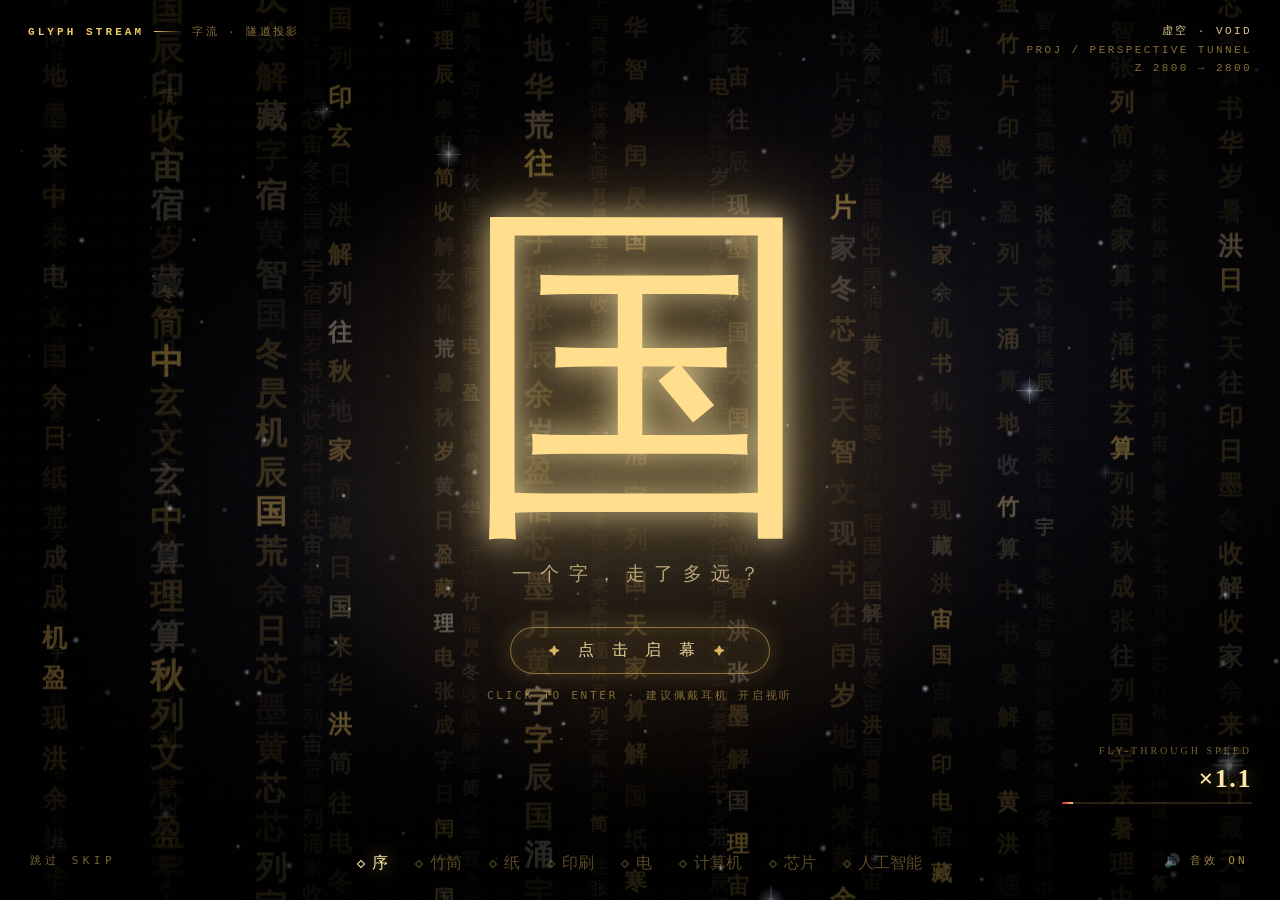
<file: index.html>
<!doctype html>
<html lang="zh-CN">
<head>
<meta charset="utf-8">
<meta name="viewport" content="width=device-width,initial-scale=1,viewport-fit=cover,maximum-scale=1,user-scalable=no">
<title>一字千年 · 进入</title>
<link rel="prefetch" href="audio/bgm_museum.m4a" />
<link rel="prefetch" href="audio/bgm_museum.mp3" />
<script src="js/opening_audio_data.js"></script>
<style>
:root{
  --bg:#000000;
  --ivory:#f2dfa6;
  --gold:#f0c869;
  --gold-b:#ffe9a8;
  --gold-d:#a9772a;
  --red:#d0213a;
  --red-d:#8f0f22;
}
*{box-sizing:border-box;-webkit-tap-highlight-color:transparent}
html,body{
  margin:0;height:100%;background:var(--bg);overflow:hidden;
  font-family:-apple-system,BlinkMacSystemFont,"Noto Serif SC","Source Han Serif SC","Songti SC","STSong","SimSun","Microsoft YaHei","PingFang SC",serif;
  color:var(--ivory);
  user-select:none;-webkit-user-select:none;
}
#stage{position:fixed;top:0;right:0;bottom:0;left:0;inset:0;overflow:hidden;background:#000;}
canvas{position:absolute;top:0;right:0;bottom:0;left:0;inset:0;width:100%;height:100%;display:block;transform:translateZ(0);}

/* ---------- atmosphere (GPU Compositor 纯硬件加速，消除逐帧重绘 Paint) ---------- */
.vignette{position:absolute;top:-2px;right:-2px;bottom:-2px;left:-2px;inset:-2px;pointer-events:none;
  background:radial-gradient(ellipse at center, rgba(0,0,0,0) 44%, rgba(0,0,0,.40) 78%, rgba(0,0,0,.85) 100%);
  transform:translateZ(0);}
.scan{position:absolute;top:-60px;right:0;bottom:0;left:0;pointer-events:none;opacity:.18;
  background:repeating-linear-gradient(to bottom, rgba(255,255,255,.05) 0 1px, rgba(0,0,0,0) 1px 3px);
  animation:scanmove 7s linear infinite;transform:translate3d(0,0,0);will-change:transform;}
@keyframes scanmove{0%{transform:translate3d(0,0,0)}100%{transform:translate3d(0,60px,0)}}
.grain{position:absolute;top:0;right:0;bottom:0;left:0;inset:0;pointer-events:none;opacity:.04;
  background-image:radial-gradient(rgba(255,255,255,.9) .5px, transparent .6px);
  background-size:3px 3px;transform:translateZ(0);}

/* ---------- HUD ---------- */
.hud{position:absolute;top:0;right:0;bottom:0;left:0;inset:0;pointer-events:none;z-index:6;
  font-family:ui-monospace,"SFMono-Regular",Menlo,Consolas,"Liberation Mono",Courier,monospace;
  font-size:11px;letter-spacing:.22em;color:rgba(240,200,105,.55);text-transform:uppercase}
.hud .tl{position:absolute;top:24px;left:28px;display:flex;align-items:center;gap:10px}
.hud .tl b{color:var(--gold);font-weight:600;letter-spacing:.28em}
.hud .tl i{width:28px;height:1px;background:linear-gradient(90deg,var(--gold),transparent);display:inline-block}
.hud .tr{position:absolute;top:22px;right:28px;text-align:right;line-height:1.7}
.hud .tr .era{color:rgba(255,233,168,.85)}

.spd{position:absolute;right:28px;bottom:96px;text-align:right;width:190px}
.spd .num{font-size:26px;letter-spacing:.06em;color:var(--gold-b);
  font-weight:600;text-shadow:0 0 18px rgba(240,200,105,.45)}
.spd .lab{font-size:10px;letter-spacing:.3em;color:rgba(240,200,105,.5);margin-bottom:8px}
.spd .track{margin-top:8px;height:2px;background:rgba(240,200,105,.16);overflow:hidden}
.spd .track s{display:block;height:100%;width:100%;text-decoration:none;
  background:linear-gradient(90deg,var(--red),var(--gold));box-shadow:0 0 12px rgba(240,200,105,.6);
  transform-origin:left center;transform:scaleX(0);will-change:transform}

.tlbar{position:absolute;left:0;right:0;bottom:26px;display:flex;justify-content:center;gap:0;padding:0 20px}
.tlbar .node{flex:0 1 auto;display:flex;align-items:center;gap:8px;padding:0 14px;
  color:rgba(240,200,105,.36);transition:color .45s ease,text-shadow .45s ease;white-space:nowrap}
.tlbar .node s{display:block;width:6px;height:6px;border:1px solid currentColor;transform:rotate(45deg);text-decoration:none}
.tlbar .node.on{color:var(--gold-b);text-shadow:0 0 16px rgba(240,200,105,.65)}

/* ---------- intro central glyph (剔除耗电卡顿的动态 filter:blur) ---------- */
.core{position:absolute;top:0;right:0;bottom:0;left:0;inset:0;display:flex;flex-direction:column;align-items:center;justify-content:center;
  z-index:15;pointer-events:none;transition:opacity .8s ease}
.core::before{content:"";position:absolute;top:50%;left:50%;transform:translate(-50%,-50%);
  width:min(80vw,780px);height:min(80vw,780px);border-radius:50%;pointer-events:none;
  background:radial-gradient(circle, rgba(240,200,105,.20) 0%, rgba(214,140,50,.08) 42%, rgba(0,0,0,0) 68%)}
.core.gone{opacity:0;display:none;pointer-events:none}
.core .glyph{position:relative;font-size:clamp(130px,28vw,360px);line-height:1;color:#ffdf8e;
  text-shadow:0 0 30px rgba(255,233,168,.75),0 0 80px rgba(240,200,105,.5);
  animation:breathe 3.4s ease-in-out infinite;transform:translateZ(0);}
@keyframes breathe{0%,100%{transform:scale(1);opacity:.86}50%{transform:scale(1.045);opacity:1}}
.core .q{margin-top:6px;font-size:clamp(13px,2.4vw,19px);letter-spacing:.5em;color:rgba(255,233,168,.72);
  opacity:0;animation:fadeup 1.6s 1s both}
@keyframes fadeup{from{opacity:0;transform:translateY(14px)}to{opacity:.9;transform:none}}

/* ---------- flying captions ---------- */
.cap{position:absolute;left:50%;top:50%;z-index:7;pointer-events:none;text-align:center;
  transform-origin:50% 50%;will-change:transform,opacity;white-space:nowrap}
.cap .lbl{font-size:clamp(40px,9vw,120px);letter-spacing:.16em;color:var(--ivory);
  font-weight:600;line-height:1;text-shadow:0 0 28px rgba(240,200,105,.5)}
.cap .era{margin-top:12px;font-family:ui-monospace,Menlo,monospace;font-size:clamp(11px,1.7vw,15px);
  letter-spacing:.42em;color:var(--gold)}

/* ---------- final title ---------- */
.final{display:none;position:absolute;top:0;right:0;bottom:0;left:0;inset:0;z-index:8;flex-direction:column;
  align-items:center;justify-content:center;opacity:0;pointer-events:none;transition:opacity 1s ease}
.final::before{content:"";position:absolute;top:0;right:0;bottom:0;left:0;inset:0;opacity:0;transition:opacity 1.1s ease;
  background:radial-gradient(ellipse 62% 58% at 50% 50%, rgba(0,0,0,.82) 0%, rgba(0,0,0,.6) 46%, rgba(0,0,0,0) 76%)}
.final.show{display:flex;opacity:1;pointer-events:auto}
.final.show::before{opacity:1}
.final>*{position:relative;z-index:1}
.final .mark{position:relative;display:inline-block}
.final h1{margin:0;font-size:clamp(58px,15vw,200px);letter-spacing:.1em;font-weight:700;
  background:linear-gradient(180deg,#fff8e2 0%,var(--gold) 44%,var(--gold-d) 100%);
  -webkit-background-clip:text;background-clip:text;color:transparent;
  filter:drop-shadow(0 0 36px rgba(240,200,105,.4));
  transform-origin:50% 50%;animation:punch 1.3s cubic-bezier(.16,1,.3,1) both}
@keyframes punch{0%{transform:scale(1.9);opacity:0}60%{opacity:1}100%{transform:scale(1);opacity:1}}
.seal{position:absolute;top:-.1em;right:-.38em;width:.6em;height:.6em;background:var(--red);
  border:2px solid rgba(255,255,255,.55);border-radius:6px;display:flex;align-items:center;justify-content:center;
  font-size:clamp(52px,13vw,175px);color:#ffe9a8;transform:rotate(-8deg);opacity:0;
  box-shadow:0 0 32px rgba(208,33,58,.6);animation:stamp .7s .75s cubic-bezier(.2,1.5,.4,1) both}
@keyframes stamp{0%{opacity:0;transform:rotate(-30deg) scale(2.4)}70%{opacity:1}100%{opacity:.94;transform:rotate(-8deg) scale(1)}}
.final .sub{margin:26px 0 0;font-size:clamp(13px,2.3vw,20px);letter-spacing:.24em;color:rgba(255,233,168,.85);
  opacity:0;animation:fadeup 1.1s 1.05s both}
.final .enter{margin-top:42px;pointer-events:none;cursor:pointer;background:transparent;
  color:var(--gold-b);border:1px solid rgba(240,200,105,.55);border-radius:2px;
  padding:15px 46px;font-family:inherit;font-size:clamp(14px,2vw,17px);letter-spacing:.42em;
  position:relative;overflow:hidden;opacity:0;animation:fadeup 1.1s 1.4s both;
  touch-action:manipulation;
  transition:color .35s,box-shadow .35s,background .35s,border-color .35s}
.final.show .enter{pointer-events:auto}
.final .enter::before{content:"";position:absolute;top:0;right:0;bottom:0;left:0;inset:0;background:linear-gradient(90deg,transparent,rgba(240,200,105,.28),transparent);
  transform:translateX(-120%);animation:sheen 3.4s 2.2s infinite}
@keyframes sheen{0%{transform:translateX(-120%)}45%,100%{transform:translateX(120%)}}
.final .enter:hover{background:rgba(240,200,105,.1);color:#fff;box-shadow:0 0 40px rgba(240,200,105,.35);border-color:var(--gold)}
.final .hint{margin-top:18px;font-family:ui-monospace,Menlo,monospace;font-size:10px;letter-spacing:.42em;
  color:rgba(240,200,105,.5);opacity:0;animation:fadeup 1.1s 1.8s both}

/* ---------- flash ---------- */
.flash{position:absolute;top:0;right:0;bottom:0;left:0;inset:0;z-index:9;pointer-events:none;opacity:0;
  background:radial-gradient(circle at 50% 50%, #fff 0%, #ffe9a8 26%, rgba(240,200,105,0) 68%)}
.flash.go{animation:flash 1s ease-out both}
@keyframes flash{0%{opacity:0;transform:scale(.2)}12%{opacity:1;transform:scale(1.1)}100%{opacity:0;transform:scale(2.2)}}

/* ---------- misc ---------- */
.skip{position:absolute;z-index:10;bottom:26px;left:28px;background:none;border:0;cursor:pointer;
  font-family:ui-monospace,Menlo,monospace;font-size:11px;letter-spacing:.4em;color:rgba(240,200,105,.5);
  padding:6px 2px;transition:color .3s;touch-action:manipulation}
.skip:hover{color:var(--gold)}
.snd-btn{position:absolute;z-index:10;bottom:26px;right:28px;background:none;border:0;cursor:pointer;
  font-family:ui-monospace,Menlo,monospace;font-size:11px;letter-spacing:.3em;color:rgba(240,200,105,.65);
  padding:6px 4px;transition:all .3s ease;touch-action:manipulation;display:flex;align-items:center;gap:6px}
.snd-btn:hover{color:var(--gold-b);text-shadow:0 0 10px rgba(240,200,105,.5)}
.snd-btn.muted{color:rgba(240,200,105,.35)}
.snd-btn .icon{font-size:13px;line-height:1}
.barlove{position:absolute;top:0;left:0;height:2px;z-index:11;width:100%;
  background:linear-gradient(90deg,var(--red),var(--gold));box-shadow:0 0 14px rgba(240,200,105,.6);
  transform-origin:left center;transform:scaleX(0);will-change:transform}

@media (max-width:640px){
  .hud .tr{display:none}
  .tlbar{gap:0;padding:0 8px;font-size:9px;letter-spacing:.12em}
  .tlbar .node{padding:0 7px}
  .spd{right:16px;bottom:82px;width:150px}
  .spd .num{font-size:20px}
  .hud .tl{left:16px;top:18px}
  .skip{left:16px;bottom:20px}
  .snd-btn{right:16px;bottom:20px;font-size:10px;letter-spacing:.18em}
  .core .glyph{text-shadow:0 0 22px rgba(255,233,168,.65),0 0 45px rgba(240,200,105,.4);}
  .cap .lbl{text-shadow:0 0 20px rgba(240,200,105,.45);}
  .gate-btn{padding: 10px 28px; font-size: 12px; letter-spacing: .32em}
  .gate-sub{font-size: 8.5px; letter-spacing: .16em}
}

/* ---------- 启幕交互引导（Awwwards 级视听解锁设计） ---------- */
.gate-action{
  margin-top: clamp(24px, 4.5vh, 42px);
  display: flex;
  flex-direction: column;
  align-items: center;
  justify-content: center;
  pointer-events: auto;
  transition: opacity .5s ease, transform .5s cubic-bezier(.16,1,.3,1);
  animation: fadeup 1.2s 0.6s both;
}
.gate-action.gone{
  opacity: 0;
  transform: scale(0.92);
  pointer-events: none;
}
.gate-btn{
  background: rgba(240, 200, 105, 0.08);
  border: 1px solid rgba(240, 200, 105, 0.55);
  color: var(--gold-b);
  border-radius: 40px;
  padding: 12px 38px;
  font-family: inherit;
  font-size: clamp(13px, 1.8vw, 16px);
  letter-spacing: .42em;
  display: flex;
  align-items: center;
  gap: 12px;
  cursor: pointer;
  position: relative;
  overflow: hidden;
  box-shadow: 0 0 26px rgba(240, 200, 105, 0.22), inset 0 0 14px rgba(240, 200, 105, 0.09);
  transition: all .35s ease;
  touch-action: manipulation;
}
.gate-btn::before{
  content: "";
  position: absolute;
  top: 0; right: 0; bottom: 0; left: 0;
  background: linear-gradient(90deg, transparent, rgba(240, 200, 105, 0.32), transparent);
  transform: translateX(-120%);
  animation: sheen 3.2s 1.5s infinite;
}
.gate-btn:hover{
  background: rgba(240, 200, 105, 0.18);
  color: #fff;
  border-color: var(--gold);
  box-shadow: 0 0 42px rgba(240, 200, 105, 0.5);
  transform: scale(1.03);
}
.gate-btn:active{
  transform: scale(0.96);
}
.gate-star{
  color: var(--gold);
  font-size: 11px;
}
.gate-sub{
  margin-top: 14px;
  font-family: ui-monospace, Menlo, monospace;
  font-size: clamp(9px, 1.3vw, 11px);
  letter-spacing: .25em;
  color: rgba(240, 200, 105, 0.55);
  text-transform: uppercase;
}
</style>
</head>
<body>
<div id="stage">
  <!-- 单一高性能 Canvas 架构：彻底消除双 Canvas 叠加的手机 GPU 显存带宽与混合瓶颈 -->
  <canvas id="stageCvs"></canvas>
  <div class="scan"></div>
  <div class="grain"></div>
  <div class="vignette"></div>

  <!-- HUD -->
  <div class="hud">
    <div class="tl"><b>GLYPH&nbsp;STREAM</b><i></i><span>字流 · 隧道投影</span></div>
    <div class="tr">
      <div class="era" id="hudEra">虚空 · VOID</div>
      <div>PROJ / PERSPECTIVE TUNNEL</div>
      <div id="hudZ">Z 2800 → 0000</div>
    </div>
  </div>

  <div class="spd">
    <div class="lab">FLY-THROUGH SPEED</div>
    <div class="num" id="spdNum">×1.0</div>
    <div class="track"><s id="spdBar"></s></div>
  </div>

  <nav class="tlbar" id="tlbar"></nav>

  <!-- intro gate: 东方美学启幕引导 -->
  <div class="core" id="core">
    <div class="glyph">国</div>
    <div class="q">一个字，走了多远？</div>
    <div class="gate-action" id="gateAction">
      <button class="gate-btn" id="gateBtn" type="button" aria-label="点击启幕开启体验">
        <span class="gate-star">✦</span>
        <span class="gate-txt">点 击 启 幕</span>
        <span class="gate-star">✦</span>
      </button>
      <div class="gate-sub">CLICK TO ENTER · 建议佩戴耳机 开启视听</div>
    </div>
  </div>

  <!-- final title -->
  <div class="final" id="final">
    <div class="mark">
      <h1>一字千年</h1>
      <div class="seal">国</div>
    </div>
    <p class="sub">从竹简到芯片，中国人的信息之路仍在继续。</p>
    <button class="enter" id="enter">进&nbsp;入</button>
    <div class="hint">ENTER · 点击任意处开始</div>
  </div>

  <div class="flash" id="flash"></div>
  <div class="barlove" id="barlove"></div>
  <button class="skip" id="skip">跳过 SKIP</button>
  <button class="snd-btn" id="sndBtn" type="button" title="点击切换音效状态">
    <span class="icon">🔊</span><span class="txt">音效 ON</span>
  </button>
  <audio id="openingAudio" preload="auto">
    <source src="audio/opening_ocean_192k.mp3" type="audio/mpeg" />
  </audio>
</div>

<script>
(function(){
  "use strict";

  // 规范化 URL：自动去除地址栏末尾的 index.html，严格保持纯净根域名
  if (window.location.pathname.endsWith('/index.html') || window.location.pathname.endsWith('index.html')) {
    const cleanPath = window.location.pathname.replace(/\/index\.html$/, '/').replace(/index\.html$/, '');
    window.history.replaceState(null, '', cleanPath + window.location.search + window.location.hash);
  }

  const cvs = document.getElementById('stageCvs');
  const ctx = cvs.getContext('2d', {alpha:false}); // 关闭 alpha 提升底层合成性能

  let W=0, H=0, CX=0, CY=0, DPR=1, FOCAL=1000;
  let aspect = 1.0;
  let isMobile = false;

  /* ---------- chapters pulled from the page ---------- */
  const CHAPTERS = [
    {idx:'01', label:'竹简',   era:'公元前 433 年 · 曾侯乙墓竹简', glyphs:'竹简或國册', theme:[240,200,105], pr:0.90},
    {idx:'02', label:'纸',     era:'公元 105 年 · 蔡伦造纸',      glyphs:'纸蔡伦轻帛', theme:[246,236,210], pr:1.00},
    {idx:'03', label:'印刷',   era:'公元 1041 年 · 毕昇活字',      glyphs:'印活字模刷', theme:[236,196,120], pr:1.12},
    {idx:'04', label:'电',     era:'19 世纪 70 年代 · 电报入华',   glyphs:'电码脉冲波', theme:[110,214,255], pr:1.26},
    {idx:'05', label:'计算机', era:'1980 年 · GB2312 编码',        glyphs:'0101机算编', theme:[130,235,190], pr:1.42},
    {idx:'06', label:'芯片',   era:'纳米尺度 · 硅基张量',          glyphs:'芯硅片晶体', theme:[120,180,255], pr:1.60},
    {idx:'07', label:'人工智能',era:'此刻 · 理解与涌现',            glyphs:'智涌现理解', theme:[205,140,255], pr:1.80}
  ];

  const CORE_GLYPHS = '國国一千年文字家中华';
  const BIN = '01';

  // 全金调色板
  const GOLD = [
    [255,233,168],
    [240,200,105],
    [217,164,65],
    [198,146,54]
  ];

  /* ---------- 离屏烘焙贴图系统 (Glyph Texture Cache) ---------- */
  const glyphCache = new Map();

  function getGlyphSprite(ch, colorIdx, dpr){
    const key = ch + '_' + colorIdx;
    let sprite = glyphCache.get(key);
    if(sprite) return sprite;

    const baseSize = 80;
    const pad = 20;
    const fullSize = baseSize + pad * 2;
    const off = document.createElement('canvas');
    off.width = Math.round(fullSize * dpr);
    off.height = Math.round(fullSize * dpr);
    const og = off.getContext('2d');
    og.setTransform(dpr, 0, 0, dpr, 0, 0);

    const cx = fullSize / 2;
    const cy = fullSize / 2;
    const g = GOLD[colorIdx] || GOLD[1];
    const colorStr = 'rgb(' + g[0] + ',' + g[1] + ',' + g[2] + ')';

    // 1. 底层大号柔光层：模拟辉光晕染，零实时高斯模糊开销
    og.font = '700 ' + Math.round(baseSize * 1.07) + 'px -apple-system,"Noto Serif SC","Source Han Serif SC","Songti SC","STSong","SimSun",serif';
    og.textAlign = 'center';
    og.textBaseline = 'middle';
    og.fillStyle = 'rgba(240,200,105,0.22)';
    og.fillText(ch, cx, cy);

    // 2. 中层微光层
    og.font = '700 ' + Math.round(baseSize * 1.02) + 'px -apple-system,"Noto Serif SC","Source Han Serif SC","Songti SC","STSong","SimSun",serif';
    og.fillStyle = 'rgba(255,233,168,0.36)';
    og.fillText(ch, cx, cy);

    // 3. 顶层实体字
    og.font = '700 ' + baseSize + 'px -apple-system,"Noto Serif SC","Source Han Serif SC","Songti SC","STSong","SimSun",serif';
    og.fillStyle = colorStr;
    og.fillText(ch, cx, cy);

    sprite = {
      canvas: off,
      fullSize: fullSize,
      half: fullSize / 2,
      baseSize: baseSize
    };
    glyphCache.set(key, sprite);
    return sprite;
  }

  /* ---------- 背景精灵图 (Sprite) 烘焙系统 ---------- */
  let nebulaSprite = null;
  function getNebulaSprite(){
    if(nebulaSprite) return nebulaSprite;
    const size = 192;
    const c = document.createElement('canvas');
    c.width = size; c.height = size;
    const g = c.getContext('2d');
    const h = size / 2;
    const rg = g.createRadialGradient(h, h, 0, h, h, h);
    rg.addColorStop(0,   'rgba(150,178,255,0.06)');
    rg.addColorStop(0.45,'rgba(190,168,255,0.024)');
    rg.addColorStop(1,   'rgba(0,0,0,0)');
    g.fillStyle = rg;
    g.beginPath();
    g.arc(h, h, h, 0, Math.PI * 2);
    g.fill();
    nebulaSprite = c;
    return c;
  }

  let starSprite = null;
  function getStarSprite(){
    if(starSprite) return starSprite;
    const size = 48;
    const c = document.createElement('canvas');
    c.width = size; c.height = size;
    const g = c.getContext('2d');
    const h = size / 2;
    const rg = g.createRadialGradient(h, h, 0, h, h, h * 0.88);
    rg.addColorStop(0,   'rgba(255,255,255,1.0)');
    rg.addColorStop(0.3, 'rgba(222,236,255,0.42)');
    rg.addColorStop(1,   'rgba(160,190,255,0)');
    g.fillStyle = rg;
    g.beginPath();
    g.arc(h, h, h * 0.88, 0, Math.PI * 2);
    g.fill();

    g.strokeStyle = 'rgba(255,255,255,0.68)';
    g.lineWidth = 1;
    g.beginPath();
    g.moveTo(h, 2); g.lineTo(h, size - 2);
    g.moveTo(2, h); g.lineTo(size - 2, h);
    g.stroke();
    starSprite = c;
    return c;
  }

  /* ---------- resize & viewport ---------- */
  function resize(){
    isMobile = window.innerWidth < 768;
    // 移动端限制 DPR 至 1.25：超视网膜屏细腻度无损，但像素填充量减少 36%~60%
    DPR = Math.min(window.devicePixelRatio || 1, isMobile ? 1.25 : 2);
    W = cvs.clientWidth; H = cvs.clientHeight;
    cvs.width = Math.round(W*DPR); cvs.height = Math.round(H*DPR);
    ctx.setTransform(DPR,0,0,DPR,0,0);
    CX = W/2; CY = H/2;
    aspect = W / (H || 1);

    // 焦距计算
    FOCAL = (aspect < 1 ? Math.max(W, H * 0.58) : Math.min(W, H)) * 1.05;

    glyphCache.clear();
    buildBg();
  }
  window.addEventListener('resize', resize, {passive:true});

  /* ---------- HUD build ---------- */
  const tlbar = document.getElementById('tlbar');
  const nodes = [];
  [{label:'序'}].concat(CHAPTERS.map(c=>({label:c.label}))).forEach((c,i)=>{
    const el = document.createElement('div');
    el.className='node'; el.innerHTML = '<s></s>'+c.label;
    tlbar.appendChild(el); nodes.push(el);
  });

  const hudEra = document.getElementById('hudEra');
  const hudZ = document.getElementById('hudZ');
  const spdNum = document.getElementById('spdNum');
  const spdBar = document.getElementById('spdBar');
  const barlove = document.getElementById('barlove');
  const coreEl = document.getElementById('core');
  const finalEl = document.getElementById('final');
  const flashEl = document.getElementById('flash');

  /* ---------- audio synchronization engine ---------- */
  const audioEl = document.getElementById('openingAudio');
  if(window.OPENING_AUDIO_BASE64){
    audioEl.src = window.OPENING_AUDIO_BASE64;
  } else {
    audioEl.src = 'audio/opening_ocean_192k.mp3';
  }
  try { audioEl.load(); } catch(e){}
  const sndBtn = document.getElementById('sndBtn');
  let isMuted = false;
  let audioStarted = false;

  function updateSndUI(){
    if(!sndBtn || !audioEl) return;
    const isOff = isMuted || audioEl.muted || audioEl.paused;
    sndBtn.classList.toggle('muted', isOff);
    const icon = sndBtn.querySelector('.icon');
    const txt = sndBtn.querySelector('.txt');
    if(icon) icon.textContent = isOff ? '🔇' : '🔊';
    if(txt) txt.textContent = isOff ? '音效 OFF' : '音效 ON';
  }

  function fadeAudio(targetVol, duration, onComplete){
    if(!audioEl){
      if(onComplete) onComplete();
      return;
    }
    const startVol = audioEl.volume;
    const startTime = performance.now();
    (function step(now){
      const p = Math.min(1, (now - startTime) / Math.max(1, duration));
      audioEl.volume = Math.max(0, Math.min(1, startVol + (targetVol - startVol) * p));
      if(p < 1){
        requestAnimationFrame(step);
      } else {
        if(onComplete) onComplete();
      }
    })(startTime);
  }

  function syncAndPlayAudio(){
    if(!audioEl || isMuted || finished) return;

    // 动态音画对齐：将音频游标对齐至视觉时间戳（秒）
    const elapsedSec = Math.max(0, (performance.now() - t0) / 1000);
    // 音轨已延长出尾奏，对齐上限改用真实时长，保证整段音画同步
    const limitSec = (audioEl.duration && isFinite(audioEl.duration)) ? audioEl.duration - 0.15 : 12;
    if(elapsedSec < limitSec){
      try {
        if(Math.abs(audioEl.currentTime - elapsedSec) > 0.12){
          audioEl.currentTime = elapsedSec;
        }
      } catch(e){}
    }

    startTailFade();                     // 启动「结尾渐隐」守护，避免音乐收尾硬切
    const p = audioEl.play();
    if(p && typeof p.then === 'function'){
      p.then(()=>{
        audioStarted = true;
        updateSndUI();
      }).catch(err => {
        // 捕获现代浏览器 Autoplay 策略拦截（NotAllowedError），静默就绪手势解锁
        audioStarted = false;
        updateSndUI();
      });
    }
  }

  /* 结尾渐隐：音轨最后约 1.3 秒内把音量沿 smoothstep 平滑收到 0，
     不依赖音源文件本身的收尾方式，保证听感上一定是「渐渐消失」而不是突然静音 */
  let tailFadeRAF = null;
  function startTailFade(){
    if(tailFadeRAF) return;
    (function step(){
      tailFadeRAF = requestAnimationFrame(step);
      if(!audioEl || finished || isMuted || audioEl.paused) return;
      const dur = audioEl.duration;
      if(!dur || !isFinite(dur)) return;
      const tail = Math.min(1.3, dur * 0.15);        // 约最后 1.3 秒
      const remain = dur - audioEl.currentTime;
      if(remain <= tail){
        const q = Math.max(0, remain / tail);        // 1 → 0
        const e = q * q * (3 - 2 * q);               // smoothstep 缓出
        if(audioEl.volume > e) audioEl.volume = e;   // 只降不升，随播放自然收尾
      }
    })();
  }
  function stopTailFade(){ if(tailFadeRAF){ cancelAnimationFrame(tailFadeRAF); tailFadeRAF = null; } }

  /* ---------- timeline ---------- */
  const T_INTRO = 1500;
  const T_RUN   = 7100;
  const T_FLASH = 650;
  // T_CORE：核心动画收束点（汉字隧道飞完 + 闪白定板）
  const T_CORE  = T_INTRO + T_RUN + T_FLASH;
  // T_OUTRO：尾声「时间总轴」时长 —— 重要节点依次点亮，与音乐尾奏同步收束
  const T_OUTRO = 3400;
  const T_END   = T_CORE + T_OUTRO;

  let t0 = performance.now();
  let finished = false;
  let coreDone = false;   // 核心动画是否已收束（此后进入尾声总轴）
  let gateOpen = false;
  const gateAction = document.getElementById('gateAction');
  const gateBtn = document.getElementById('gateBtn');

  let isHidden = false;
  let hiddenStartTime = 0;
  document.addEventListener('visibilitychange', function(){
    if(document.hidden){
      isHidden = true;
      hiddenStartTime = performance.now();
      if(audioEl && !audioEl.paused){
        audioEl.pause();
      }
    } else {
      if(isHidden){
        const pauseDur = performance.now() - hiddenStartTime;
        t0 += pauseDur;
        isHidden = false;
        if(audioEl && !finished && !isMuted){
          syncAndPlayAudio();
        }
      }
    }
  });

  /* ---------- glyph pool ---------- */
  const Z_NEAR = 70, Z_FAR = 2800;
  let glyphs = [];

  function pickGoldIdx(){
    const t = Math.random();
    return t < 0.30 ? 0 : t < 0.64 ? 1 : t < 0.88 ? 2 : 3;
  }

  function spawn(tt){
    const ch = CHAPTERS[Math.min(CHAPTERS.length-1, Math.floor(tt*CHAPTERS.length))];
    const pool = ch.glyphs;
    const isCore = Math.random() < 0.16;
    const isBin  = Math.random() < 0.12;
    let character;
    if(isCore) character = CORE_GLYPHS[Math.floor(Math.random()*CORE_GLYPHS.length)];
    else if(isBin) character = BIN[Math.floor(Math.random()*2)];
    else character = pool[Math.floor(Math.random()*pool.length)];

    const colorIdx = pickGoldIdx();
    const spread = 0.95 + Math.random()*0.9;
    const fs = isBin ? 46 : (isCore ? 96+Math.random()*70 : 62+Math.random()*56);
    const sizeW = Math.max(0.66, Math.min(1.28, 1.30 - fs*0.0032));

    const spreadX = aspect < 1 ? 580 : 1150;
    const spreadY = aspect < 1 ? 920 : 720;

    // 移动端减少旋转计算
    const rot = isMobile ? (Math.random() < 0.3 ? (Math.random()*2-1)*0.12 : 0) : (Math.random()*2-1)*0.16;

    glyphs.push({
      ch: character,
      x: (Math.random()*2-1) * spreadX * spread,
      y: (Math.random()*2-1) * spreadY * spread,
      z: Z_FAR * (0.86 + Math.random()*0.14),
      fs: fs,
      colorIdx: colorIdx,
      rot: rot,
      w: sizeW * (0.85 + Math.random()*0.30)
    });
  }

  /* ---------- flying caption (DOM) ---------- */
  function fireCaption(ch, faster){
    const cap = document.createElement('div');
    cap.className = 'cap';
    cap.innerHTML = '<div class="lbl">'+ch.label+'</div><div class="era">'+ch.era+'</div>';
    document.getElementById('stage').appendChild(cap);
    const dur = Math.max(700, 1080 - faster*52);
    const s0 = 0.74;
    const endScale = 2.05 + faster*0.17;
    const start = performance.now();
    (function step(now){
      const p = Math.min(1, (now-start)/dur);
      const e = p*p;
      const sc = s0 + (endScale-s0)*e;
      const op = p<0.16 ? p/0.16 : (1 - Math.pow((p-0.16)/0.84, 1.7));
      cap.style.transform = 'translate(-50%,-50%) scale('+sc.toFixed(3)+') translateZ(0)';
      cap.style.opacity = Math.max(0, op).toFixed(3);
      if(p<1) requestAnimationFrame(step); else cap.remove();
    })(start);
  }

  /* ---------- speed curve ---------- */
  function speedMul(tt){
    const base = 1.15 + (12.8-1.15) * (tt*tt*tt*0.55 + tt*tt*0.45);
    const kick = tt>0.82 ? (tt-0.82)/0.18 : 0;
    return base + kick*6.5;
  }

  /* ---------- 背景：深空星空 + 金色古文竖排柱幕 ---------- */
  const POOL = '天地玄黄宇宙洪荒日月盈昃辰宿列张寒来暑往秋收冬藏闰余成岁国国家中华文字竹简纸墨印书电算机芯片智理解涌现';
  let bgLayers = [];

  function makeStars(w,h,n){
    const c=document.createElement('canvas');
    c.width=Math.max(2,Math.round(w)); c.height=Math.max(2,Math.round(h));
    const g=c.getContext('2d');
    for(let i=0;i<n;i++){
      const x=Math.random()*c.width, y=Math.random()*c.height;
      const r=0.3+Math.random()*1.25;
      const a=0.14+Math.random()*0.8;
      const rg=g.createRadialGradient(x,y,0,x,y,r*3.2);
      rg.addColorStop(0,'rgba(255,255,255,'+a.toFixed(3)+')');
      rg.addColorStop(0.45,'rgba(212,226,255,'+(a*0.45).toFixed(3)+')');
      rg.addColorStop(1,'rgba(170,195,255,0)');
      g.fillStyle=rg; g.beginPath(); g.arc(x,y,r*3.2,0,6.2832); g.fill();
    }
    return c;
  }

  function makeCurtain(w,h,colW,fs,aMin,aMax){
    const c=document.createElement('canvas');
    c.width=Math.max(2,Math.round(w)); c.height=Math.max(2,Math.round(h));
    const g=c.getContext('2d');
    g.textAlign='center'; g.textBaseline='middle';
    const nCols=Math.ceil(c.width/colW)+1;
    for(let i=0;i<nCols;i++){
      const x=i*colW + colW*0.5 + (Math.random()*2-1)*colW*0.18;
      const cell=fs*(1.35+Math.random()*0.35);
      const size=fs*(0.8+Math.random()*0.55);
      g.font='700 '+size.toFixed(1)+'px -apple-system,"Noto Serif SC","Songti SC","STSong","SimSun",serif';
      const startY=-cell + Math.random()*cell;
      for(let y=startY; y<c.height+cell; y+=cell){
        let al=aMin + Math.random()*(aMax-aMin);
        if(Math.random()<0.12) al=Math.min(1, al*2.2);
        g.globalAlpha=al;
        const r=Math.random();
        g.fillStyle = r<0.76 ? '#e0b354' : (r<0.93 ? '#ffe0a0' : '#fff6d8');
        g.fillText(POOL[(Math.random()*POOL.length)|0], x, y);
      }
    }
    return c;
  }

  function buildBg(){
    if(!W || !H) return;
    const scaleFactor = isMobile ? 1.25 : 1.45;
    const tw=Math.ceil(W*scaleFactor), th=Math.ceil(H*scaleFactor);
    const starCount = isMobile ? 140 : 260;
    const stars = makeStars(tw,th,starCount);
    const far   = makeCurtain(tw,th, Math.max(72, W*0.110), Math.max(12, Math.min(W,H)*0.017), 0.04, 0.16);
    const near  = makeCurtain(tw,th, Math.max(58, W*0.075), Math.max(16, Math.min(W,H)*0.028), 0.06, 0.30);
    bgLayers = [
      {tex:stars, rate:0.016, ax:0.38, ay:0.34, a:0.90},
      {tex:far,   rate:0.048, ax:0.40, ay:0.36, a:0.50},
      {tex:near,  rate:0.105, ax:0.42, ay:0.38, a:0.75}
    ];
  }

  function drawBgfx(now){
    const t=now/1000;
    ctx.globalCompositeOperation='lighter';

    // 1. 星云微光
    const neb = getNebulaSprite();
    const nebCount = isMobile ? 2 : 3;
    for(let i=0;i<nebCount;i++){
      const nx=W*(0.28+0.25*i)+Math.sin(t*0.05+i)*W*0.04;
      const ny=H*0.46+Math.cos(t*0.04+i*1.7)*H*0.10;
      const R=Math.min(W,H)*(0.52+0.12*i);
      ctx.drawImage(neb, nx-R, ny-R, R*2, R*2);
    }

    // 2. 视差图层
    for(let i=0;i<bgLayers.length;i++){
      const L=bgLayers[i];
      const ox=(W-L.tex.width)/2  + (L.tex.width -W)*L.ax*0.5*Math.sin(t*L.rate + i*1.3);
      const oy=(H-L.tex.height)/2 + (L.tex.height-H)*L.ay*0.5*Math.sin(t*L.rate*0.73 + i*2.1);
      ctx.globalAlpha=L.a;
      ctx.drawImage(L.tex, ox, oy);
    }

    // 3. 闪烁星芒
    const star = getStarSprite();
    const starCount = isMobile ? 5 : 9;
    for(let i=0;i<starCount;i++){
      const ph=i*2.399;
      const x=(Math.sin(ph*3.1)*0.5+0.5)*W + Math.sin(t*0.11+ph)*10;
      const y=(Math.cos(ph*2.3)*0.5+0.5)*H + Math.cos(t*0.09+ph)*10;
      const tw=0.5+0.5*Math.sin(t*(1.1+i*0.13)+ph);
      const sz=isMobile ? (10+tw*16) : (12+tw*24);
      ctx.globalAlpha=Math.min(1, tw*0.82);
      ctx.drawImage(star, x-sz/2, y-sz/2, sz, sz);
    }

    ctx.globalAlpha=1;
  }

  /* ---------- render loop ---------- */
  let last = performance.now();
  let lastStageIdx = -1;

  /* ---------- 尾声 · 时间总轴（重要节点：序 → 竹简 → … → 人工智能） ---------- */
  const TL_LABELS = ['序'].concat(CHAPTERS.map(function(c){ return c.label; }));
  let outroIdx = -1;

  function drawTimeline(op){
    const y  = H * 0.655;
    const x0 = W * 0.09, x1 = W * 0.91;
    const n  = TL_LABELS.length;
    const stepX = (x1 - x0) / (n - 1);
    const head  = x0 + (x1 - x0) * op;
    const fs = Math.max(10, Math.min(14, W * 0.011));

    ctx.save();
    // 首尾淡入淡出，与闪白、标题定格自然衔接
    const fadeIn  = Math.min(1, op / 0.09);
    const fadeOut = op > 0.93 ? Math.max(0, 1 - (op - 0.93) / 0.07) : 1;
    ctx.globalAlpha = fadeIn * fadeOut;

    // 轴区压暗带：让总轴文字在星幕背景上依然清晰
    const bandTop = y - 62, bandBot = y + 62;
    const band = ctx.createLinearGradient(0, bandTop, 0, bandBot);
    band.addColorStop(0,    'rgba(0,0,0,0)');
    band.addColorStop(0.40, 'rgba(0,0,0,.80)');
    band.addColorStop(0.60, 'rgba(0,0,0,.80)');
    band.addColorStop(1,    'rgba(0,0,0,0)');
    ctx.fillStyle = band;
    ctx.fillRect(0, bandTop, W, bandBot - bandTop);

    // 轴线底
    ctx.strokeStyle = 'rgba(184,154,98,.20)';
    ctx.lineWidth = 1;
    ctx.beginPath(); ctx.moveTo(x0, y); ctx.lineTo(x1, y); ctx.stroke();

    // 已推进的轴线（金)
    const grad = ctx.createLinearGradient(x0, 0, x1, 0);
    grad.addColorStop(0,   'rgba(184,154,98,.45)');
    grad.addColorStop(0.6, 'rgba(240,200,105,.85)');
    grad.addColorStop(1,   'rgba(255,233,168,.98)');
    ctx.save();
    ctx.beginPath();
    ctx.rect(x0 - 2, y - 3, Math.max(0, head - x0) + 4, 6);
    ctx.clip();
    ctx.strokeStyle = grad; ctx.lineWidth = 1.6;
    ctx.beginPath(); ctx.moveTo(x0, y); ctx.lineTo(x1, y); ctx.stroke();
    ctx.restore();

    // 行进光头
    const hg = ctx.createRadialGradient(head, y, 0, head, y, 26);
    hg.addColorStop(0, 'rgba(255,233,168,.85)');
    hg.addColorStop(1, 'rgba(255,233,168,0)');
    ctx.fillStyle = hg;
    ctx.beginPath(); ctx.arc(head, y, 26, 0, Math.PI * 2); ctx.fill();

    // 轴标题
    ctx.textAlign = 'center'; ctx.textBaseline = 'alphabetic';
    ctx.fillStyle = 'rgba(184,154,98,.6)';
    ctx.font = '400 ' + Math.max(9, fs - 2) + 'px system-ui, -apple-system, "Microsoft YaHei", sans-serif';
    ctx.fillText('一 字 千 年 · 文 明 信 息 之 路', (x0 + x1) / 2, y - 30);

    // 重要节点：菱形刻度，走过即点亮
    ctx.font = '500 ' + fs + 'px system-ui, -apple-system, "Microsoft YaHei", sans-serif';
    for(let i = 0; i < n; i++){
      const mx = x0 + stepX * i;
      const lit = Math.min(1, Math.max(0, (head - mx) / (stepX * 0.45)));
      const s = 5 + lit * 3;
      ctx.save();
      ctx.translate(mx, y); ctx.rotate(Math.PI / 4);
      if(lit > 0.001){
        ctx.shadowColor = 'rgba(255,233,168,.95)';
        ctx.shadowBlur = 8 + lit * 16;
        ctx.fillStyle = 'rgba(255,233,168,' + (0.5 + 0.5 * lit).toFixed(3) + ')';
        ctx.fillRect(-s / 2, -s / 2, s, s);
      } else {
        ctx.strokeStyle = 'rgba(184,154,98,.5)';
        ctx.lineWidth = 1;
        ctx.strokeRect(-s / 2, -s / 2, s, s);
      }
      ctx.restore();
      // 点亮瞬间的扩散环
      if(lit > 0.02 && lit < 1){
        ctx.strokeStyle = 'rgba(255,233,168,' + (0.45 * (1 - lit)).toFixed(3) + ')';
        ctx.lineWidth = 1;
        ctx.beginPath(); ctx.arc(mx, y, 6 + lit * 24, 0, Math.PI * 2); ctx.stroke();
      }
      // 节点名
      ctx.fillStyle = lit > 0.15
        ? 'rgba(255,233,168,' + (0.35 + 0.65 * lit).toFixed(3) + ')'
        : 'rgba(233,228,216,.42)';
      ctx.fillText(TL_LABELS[i], mx, y + fs + 12);
    }
    ctx.restore();
  }
  let frameCount = 0;

  function frame(now){
    if(isHidden){
      requestAnimationFrame(frame);
      return;
    }

    const dt = Math.min(0.05, (now-last)/1000); 
    last = now;
    frameCount++;

    // 门控：gate 未打开时，持续将 t0 锁定在当前帧，动画时间线冻结在 0
    if(!gateOpen){ t0 = now; }
    const el = now - t0;

    /* ---- phase logic ---- */
    let tt = 0;
    if(el > T_INTRO){
      tt = Math.min(1, (el - T_INTRO) / T_RUN);
    }
    const sm = speedMul(tt);

    // stage highlighting + captions
    const stageIdx = (el <= T_INTRO) ? 0 : Math.min(7, 1 + Math.floor(tt*CHAPTERS.length));
    if(stageIdx !== lastStageIdx){
      nodes.forEach((n,i)=> n.classList.toggle('on', i===stageIdx));
      lastStageIdx = stageIdx;
      if(stageIdx>=1){
        fireCaption(CHAPTERS[stageIdx-1], stageIdx-1);
      }
    }

    if(el > T_INTRO*0.82 && !coreEl.classList.contains('gone')) coreEl.classList.add('gone');

    /* ---- world update ---- */
    const running = el <= T_CORE;
    if(running){
      const speed = 400 * sm;
      const gate = Math.min(1, Math.max(0, (el - 820) / 680));
      // 移动端动态限制粒子数，手机端维持在 32~65 个最优充盈区间，消除 GPU 拥塞
      const maxTarget = isMobile ? (32 + sm*2.5) : (70 + sm*12);
      const target = Math.round(maxTarget * gate);
      let guard = 0;
      while(glyphs.length < target && guard < 25){ spawn(tt); guard++; }

      for(let i=glyphs.length-1; i>=0; i--){
        const g = glyphs[i];
        g.z -= speed * g.w * dt;
        if(g.z < Z_NEAR) glyphs.splice(i,1);
      }
    }

    /* ---- 1. 清屏 (单一 Canvas 仅需清空一次) ---- */
    ctx.globalCompositeOperation = 'source-over';
    ctx.fillStyle = '#000000';
    ctx.fillRect(0, 0, W, H);

    /* ---- 2. 背景特效 ---- */
    drawBgfx(now);

    /* ---- 3. 放射状超光速流线 ---- */
    const streakAlpha = Math.max(0, (sm-5)/12);
    if(streakAlpha > 0.01 && running){
      ctx.globalCompositeOperation = 'lighter';
      const count = isMobile ? Math.min(32, Math.floor(28*streakAlpha) + 4) : Math.min(65, Math.floor(60*streakAlpha) + 8);
      ctx.strokeStyle = 'rgba(255,233,168,' + (0.12*streakAlpha).toFixed(3) + ')';
      ctx.lineWidth = 1.2;
      ctx.beginPath();
      for(let i=0;i<count;i++){
        const ang = Math.random()*Math.PI*2;
        const r0 = 40 + Math.random()*Math.min(W,H)*0.55;
        const len = 50 + streakAlpha*Math.max(W,H)*0.45*Math.random();
        const x0 = CX + Math.cos(ang)*r0, y0 = CY + Math.sin(ang)*r0;
        const x1 = CX + Math.cos(ang)*(r0+len), y1 = CY + Math.sin(ang)*(r0+len);
        ctx.moveTo(x0, y0);
        ctx.lineTo(x1, y1);
      }
      ctx.stroke();
    }

    /* ---- 4. 飞驰字流 (GPU 高速贴图 + 状态机极简优化) ---- */
    if(running && glyphs.length > 0){
      ctx.globalCompositeOperation = 'lighter';
      for(let i=0;i<glyphs.length;i++){
        const g = glyphs[i];
        const sc = FOCAL / g.z;
        const sx = CX + g.x * sc;
        const sy = CY + g.y * sc;

        if(sx < -300 || sx > W+300 || sy < -300 || sy > H+300) continue;

        let a = 1;
        if(g.z > Z_FAR-560) a *= Math.max(0, (Z_FAR - g.z)/560);
        if(g.z < 260) a *= Math.max(0, (g.z - Z_NEAR)/(260-Z_NEAR));
        if(a <= 0.01) continue;

        const sprite = getGlyphSprite(g.ch, g.colorIdx, DPR);
        const scaleRatio = (g.fs / sprite.baseSize) * sc;
        const drawSize = sprite.fullSize * scaleRatio;

        ctx.globalAlpha = Math.min(1, a) * 0.95;

        // 无旋转粒子直接绘制，规避频繁 save()/restore() 状态栈切换
        if(g.rot){
          ctx.save();
          ctx.translate(sx, sy);
          ctx.rotate(g.rot);
          ctx.drawImage(sprite.canvas, -drawSize/2, -drawSize/2, drawSize, drawSize);
          ctx.restore();
        } else {
          ctx.drawImage(sprite.canvas, sx - drawSize/2, sy - drawSize/2, drawSize, drawSize);
        }
      }
    }

    ctx.globalAlpha = 1;
    ctx.globalCompositeOperation = 'source-over';

    /* ---- 5. HUD 读数与进度 ---- */
    const prog = Math.min(1, Math.max(0, el/T_CORE));
    const speedRatio = Math.min(1, Math.max(0, sm/20));
    
    spdBar.style.transform = 'scaleX(' + speedRatio.toFixed(4) + ')';
    barlove.style.transform = 'scaleX(' + prog.toFixed(4) + ')';

    if(frameCount % 3 === 0){
      const zShown = el<=T_CORE ? Math.max(0, Math.round(Z_FAR*(1-prog))) : 0;
      hudZ.textContent = 'Z ' + String(Z_FAR).padStart(4,'0') + ' → ' + String(zShown).padStart(4,'0');
      if(el<=T_INTRO){ 
        hudEra.textContent = '虚空 · VOID'; 
      } else if(el<=T_CORE){ 
        const c = CHAPTERS[Math.min(6,Math.floor(tt*CHAPTERS.length))]; 
        hudEra.textContent = c.idx+' · '+c.label+' — '+c.era; 
      } else if(el<=T_END){
        // 尾声：读数由「时间总轴」逻辑随节点推进写入，此处不覆盖
      } else { 
        hudEra.textContent = '一字千年 · YI ZI QIAN NIAN'; 
      }
      spdNum.textContent = '×' + sm.toFixed(1);
    }

    /* ---- 6. 核心收束：闪白定板，随后进入尾声 ---- */
    if(!coreDone && el > T_CORE){
      coreDone = true;
      glyphs = [];
      flashEl.classList.add('go');
      document.getElementById('skip').style.display = 'none';
    }

    /* ---- 7. 尾声 · 时间总轴：重要节点依次点亮，与音乐尾奏同步收束 ---- */
    if(coreDone && !finished && el <= T_END){
      const op = Math.min(1, Math.max(0, (el - T_CORE) / T_OUTRO));
      drawTimeline(op);
      const k = Math.min(TL_LABELS.length - 1, Math.floor(op * TL_LABELS.length));
      if(k !== outroIdx){
        outroIdx = k;
        // 总轴经过的节点在底部 HUD 同步累计点亮
        nodes.forEach((n, i)=> n.classList.toggle('on', i >= 1 && i <= k));
        hudEra.textContent = TL_LABELS[k];
      }
    }

    /* ---- 8. 尾声结束 → 标题定格 ---- */
    if(!finished && el > T_END){
      finished = true;
      setTimeout(()=> finalEl.classList.add('show'), 260);
    }

    requestAnimationFrame(frame);
  }

  // 初始启动：Canvas 渲染循环立即运行（背景星空可见），但动画时间线冻结在 0 等待 gate 点击
  resize();
  requestAnimationFrame(frame);

  // 启幕交互：用户首次点击，同时解锁音频播放与启动动画物理时间轴
  function openGate(){
    if(gateOpen) return;
    gateOpen = true;
    t0 = performance.now(); // 重置视觉时间基准 = 此刻
    if(gateAction){
      gateAction.classList.add('gone');
      setTimeout(()=>{ if(gateAction) gateAction.style.display = 'none'; }, 600);
    }

    // 在用户原生交互事件同步栈内触发 play()，严格满足浏览器安全策略
    if(audioEl && !isMuted){
      audioEl.currentTime = 0;
      audioEl.volume = 1;
      startTailFade();
      const p = audioEl.play();
      if(p && typeof p.then === 'function'){
        p.then(()=>{
          audioStarted = true;
          updateSndUI();
        }).catch(err => {
          console.warn('音频播放异常:', err);
        });
      }
    }

    // 性能优化：利用用户观看开场 CG 的 8~10 秒空闲信道，静默在后台预拉取展馆背景音乐到本地缓存
    try {
      const bgmPreload = new Audio();
      bgmPreload.src = 'audio/bgm_museum.m4a';
      bgmPreload.preload = 'auto';
    } catch (_) {}
  }

  if(gateBtn){
    gateBtn.addEventListener('click', function(e){
      e.stopPropagation();
      openGate();
    });
    gateBtn.addEventListener('touchend', function(e){
      e.preventDefault();
      e.stopPropagation();
      openGate();
    }, {passive:false});
  }

  /* ---------- interactions & mobile support ---------- */
  function revealFinal(){
    if(finished) return;
    finished = true;
    coreDone = true;
    gateOpen = true;
    if(gateAction) gateAction.style.display = 'none';
    t0 = performance.now() - (T_END + 1);
    flashEl.classList.add('go');
    glyphs = [];
    finalEl.classList.add('show');
    coreEl.classList.add('gone');
    document.getElementById('skip').style.display = 'none';
    nodes.forEach((n,i)=> n.classList.toggle('on', i===7));
    document.querySelector('.hud').style.opacity = .35;
    spdBar.style.transform = 'scaleX(1)';
    barlove.style.transform = 'scaleX(1)';
    fadeAudio(0, 1400, ()=>{ if(audioEl) audioEl.pause(); });
  }

  // 尾声期间点击/按键 → 跳过总轴动画，直接定格标题
  function endOutro(){
    if(!coreDone || finished) return;
    t0 = performance.now() - (T_END + 1);
  }

  const skipBtn = document.getElementById('skip');
  skipBtn.addEventListener('click', revealFinal);
  skipBtn.addEventListener('touchend', function(e){ e.preventDefault(); revealFinal(); }, {passive:false});

  const SITE = 'main.html';
  let isEnteringSite = false;
  
  function goSite(e){
    if(e) e.stopPropagation();
    if(isEnteringSite) return;
    isEnteringSite = true;

    // 播放 [3] 雕版定版-压印闷响.mp3 (Base64 纯内存内联，0 毫秒即点即响)
    if(!isMuted){
      try {
        const enterAudio = new Audio(window.SFX_ENTER_BASE64 || 'audio/sfx_print_block.mp3');
        enterAudio.volume = 1.0;
        enterAudio.play().catch(()=>{});
      } catch(_) {}
    }

    // 第一段（开场海风）缓缓淡出，衔接第二段（展馆 BGM）的淡入，避免硬切
    fadeAudio(0, 900, ()=>{ if(audioEl) audioEl.pause(); });
    setTimeout(()=>{ window.location.href = SITE; }, 1000);
  }

  const enterBtn = document.getElementById('enter');
  enterBtn.addEventListener('click', goSite);
  enterBtn.addEventListener('touchend', goSite, {passive:true});

  document.addEventListener('keydown', function(e){
    if(e.key === 'Enter' || e.key === ' '){
      e.preventDefault();
      if(!gateOpen){
        openGate();
        return;
      }
      if(finalEl.classList.contains('show')) goSite();
      else if(coreDone && !finished) endOutro();
    }
  });

  const stageEl = document.getElementById('stage');
  stageEl.addEventListener('click', function(){
    if(!gateOpen){
      openGate();
      return;
    }
    if(finalEl.classList.contains('show')){ goSite(); return; }
    if(coreDone && !finished) endOutro();   // 尾声总轴期间点击 → 直接收束
  });
  stageEl.addEventListener('touchend', function(e){
    if(!gateOpen){
      if(e.target !== skipBtn && e.target !== sndBtn){
        openGate();
      }
      return;
    }
    if(e.target === skipBtn || e.target === sndBtn) return;
    if(finalEl.classList.contains('show')) goSite();
    else if(coreDone && !finished) endOutro();
  }, {passive:true});

  // 全局手势唤醒补偿（应对切后台重回等边缘情况）
  function handleUserGestureUnlock(){
    if(!gateOpen || finished || isMuted) return;
    if(!audioStarted || (audioEl && audioEl.paused)){
      syncAndPlayAudio();
    }
  }
  window.addEventListener('click', handleUserGestureUnlock, { passive: true });
  window.addEventListener('touchstart', handleUserGestureUnlock, { passive: true });
  window.addEventListener('keydown', handleUserGestureUnlock, { passive: true });

  // 声音开关按钮交互
  if(sndBtn){
    sndBtn.addEventListener('click', function(e){
      e.stopPropagation();
      if(!audioEl) return;
      if(audioEl.paused || isMuted){
        isMuted = false;
        audioEl.muted = false;
        audioEl.volume = 1;
        syncAndPlayAudio();
      } else {
        isMuted = true;
        audioEl.pause();
        updateSndUI();
      }
    });
    sndBtn.addEventListener('touchend', function(e){
      e.stopPropagation();
    }, {passive:true});
  }
})();
</script>
</body>
</html>
</file>
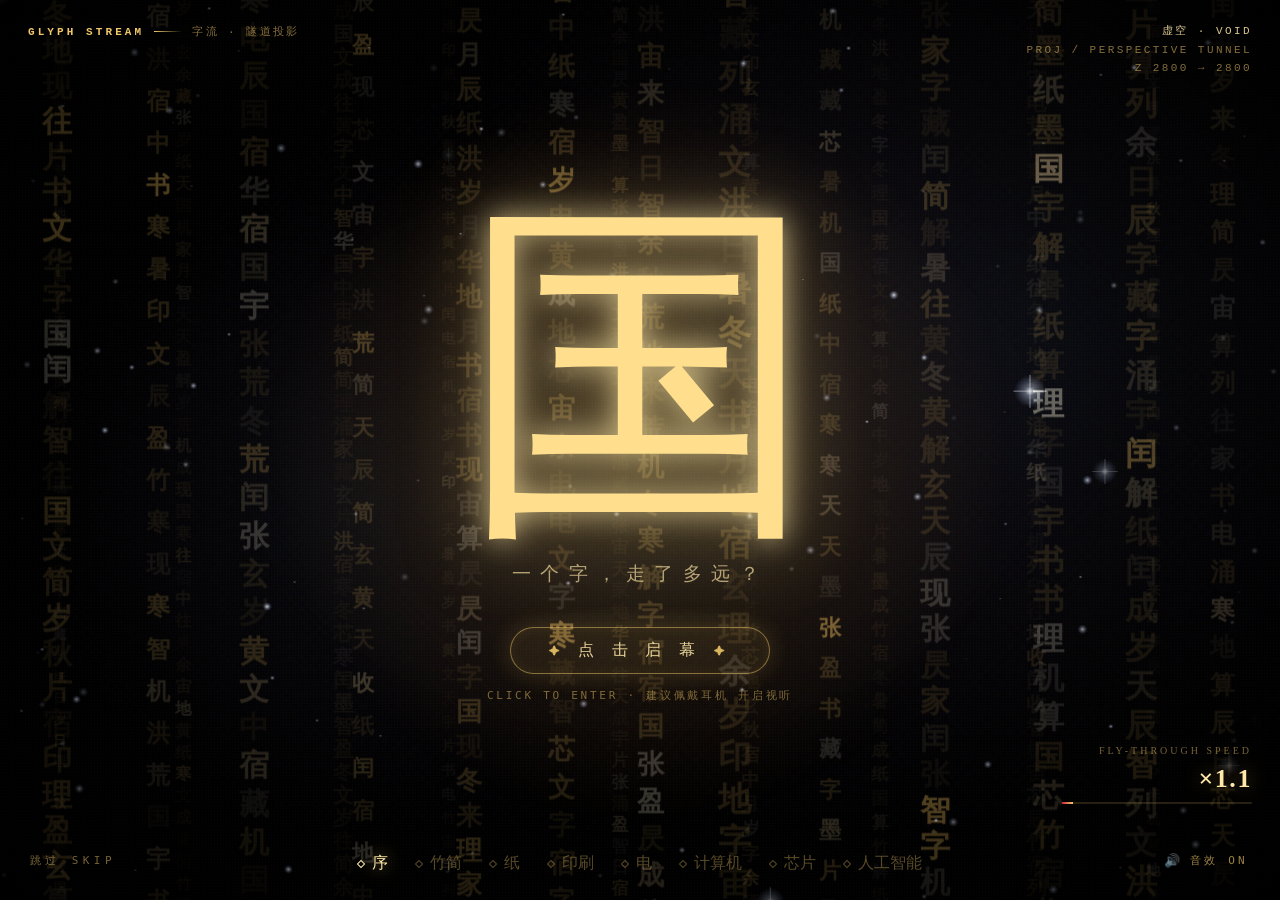
<file: entrance.html>
<!doctype html>
<html lang="zh-CN">
<head>
<meta charset="utf-8">
<meta name="viewport" content="width=device-width,initial-scale=1,viewport-fit=cover,maximum-scale=1,user-scalable=no">
<title>一字千年 · 进入</title>
<link rel="prefetch" href="audio/bgm_museum.m4a" />
<link rel="prefetch" href="audio/bgm_museum.mp3" />
<script src="js/opening_audio_data.js"></script>
<style>
:root{
  --bg:#000000;
  --ivory:#f2dfa6;
  --gold:#f0c869;
  --gold-b:#ffe9a8;
  --gold-d:#a9772a;
  --red:#d0213a;
  --red-d:#8f0f22;
}
*{box-sizing:border-box;-webkit-tap-highlight-color:transparent}
html,body{
  margin:0;height:100%;background:var(--bg);overflow:hidden;
  font-family:-apple-system,BlinkMacSystemFont,"Noto Serif SC","Source Han Serif SC","Songti SC","STSong","SimSun","Microsoft YaHei","PingFang SC",serif;
  color:var(--ivory);
  user-select:none;-webkit-user-select:none;
}
#stage{position:fixed;top:0;right:0;bottom:0;left:0;inset:0;overflow:hidden;background:#000;}
canvas{position:absolute;top:0;right:0;bottom:0;left:0;inset:0;width:100%;height:100%;display:block;transform:translateZ(0);}

/* ---------- atmosphere (GPU Compositor 纯硬件加速，消除逐帧重绘 Paint) ---------- */
.vignette{position:absolute;top:-2px;right:-2px;bottom:-2px;left:-2px;inset:-2px;pointer-events:none;
  background:radial-gradient(ellipse at center, rgba(0,0,0,0) 44%, rgba(0,0,0,.40) 78%, rgba(0,0,0,.85) 100%);
  transform:translateZ(0);}
.scan{position:absolute;top:-60px;right:0;bottom:0;left:0;pointer-events:none;opacity:.18;
  background:repeating-linear-gradient(to bottom, rgba(255,255,255,.05) 0 1px, rgba(0,0,0,0) 1px 3px);
  animation:scanmove 7s linear infinite;transform:translate3d(0,0,0);will-change:transform;}
@keyframes scanmove{0%{transform:translate3d(0,0,0)}100%{transform:translate3d(0,60px,0)}}
.grain{position:absolute;top:0;right:0;bottom:0;left:0;inset:0;pointer-events:none;opacity:.04;
  background-image:radial-gradient(rgba(255,255,255,.9) .5px, transparent .6px);
  background-size:3px 3px;transform:translateZ(0);}

/* ---------- HUD ---------- */
.hud{position:absolute;top:0;right:0;bottom:0;left:0;inset:0;pointer-events:none;z-index:6;
  font-family:ui-monospace,"SFMono-Regular",Menlo,Consolas,"Liberation Mono",Courier,monospace;
  font-size:11px;letter-spacing:.22em;color:rgba(240,200,105,.55);text-transform:uppercase}
.hud .tl{position:absolute;top:24px;left:28px;display:flex;align-items:center;gap:10px}
.hud .tl b{color:var(--gold);font-weight:600;letter-spacing:.28em}
.hud .tl i{width:28px;height:1px;background:linear-gradient(90deg,var(--gold),transparent);display:inline-block}
.hud .tr{position:absolute;top:22px;right:28px;text-align:right;line-height:1.7}
.hud .tr .era{color:rgba(255,233,168,.85)}

.spd{position:absolute;right:28px;bottom:96px;text-align:right;width:190px}
.spd .num{font-size:26px;letter-spacing:.06em;color:var(--gold-b);
  font-weight:600;text-shadow:0 0 18px rgba(240,200,105,.45)}
.spd .lab{font-size:10px;letter-spacing:.3em;color:rgba(240,200,105,.5);margin-bottom:8px}
.spd .track{margin-top:8px;height:2px;background:rgba(240,200,105,.16);overflow:hidden}
.spd .track s{display:block;height:100%;width:100%;text-decoration:none;
  background:linear-gradient(90deg,var(--red),var(--gold));box-shadow:0 0 12px rgba(240,200,105,.6);
  transform-origin:left center;transform:scaleX(0);will-change:transform}

.tlbar{position:absolute;left:0;right:0;bottom:26px;display:flex;justify-content:center;gap:0;padding:0 20px}
.tlbar .node{flex:0 1 auto;display:flex;align-items:center;gap:8px;padding:0 14px;
  color:rgba(240,200,105,.36);transition:color .45s ease,text-shadow .45s ease;white-space:nowrap}
.tlbar .node s{display:block;width:6px;height:6px;border:1px solid currentColor;transform:rotate(45deg);text-decoration:none}
.tlbar .node.on{color:var(--gold-b);text-shadow:0 0 16px rgba(240,200,105,.65)}

/* ---------- intro central glyph (剔除耗电卡顿的动态 filter:blur) ---------- */
.core{position:absolute;top:0;right:0;bottom:0;left:0;inset:0;display:flex;flex-direction:column;align-items:center;justify-content:center;
  z-index:15;pointer-events:none;transition:opacity .8s ease}
.core::before{content:"";position:absolute;top:50%;left:50%;transform:translate(-50%,-50%);
  width:min(80vw,780px);height:min(80vw,780px);border-radius:50%;pointer-events:none;
  background:radial-gradient(circle, rgba(240,200,105,.20) 0%, rgba(214,140,50,.08) 42%, rgba(0,0,0,0) 68%)}
.core.gone{opacity:0;display:none;pointer-events:none}
.core .glyph{position:relative;font-size:clamp(130px,28vw,360px);line-height:1;color:#ffdf8e;
  text-shadow:0 0 30px rgba(255,233,168,.75),0 0 80px rgba(240,200,105,.5);
  animation:breathe 3.4s ease-in-out infinite;transform:translateZ(0);}
@keyframes breathe{0%,100%{transform:scale(1);opacity:.86}50%{transform:scale(1.045);opacity:1}}
.core .q{margin-top:6px;font-size:clamp(13px,2.4vw,19px);letter-spacing:.5em;color:rgba(255,233,168,.72);
  opacity:0;animation:fadeup 1.6s 1s both}
@keyframes fadeup{from{opacity:0;transform:translateY(14px)}to{opacity:.9;transform:none}}

/* ---------- flying captions ---------- */
.cap{position:absolute;left:50%;top:50%;z-index:7;pointer-events:none;text-align:center;
  transform-origin:50% 50%;will-change:transform,opacity;white-space:nowrap}
.cap .lbl{font-size:clamp(40px,9vw,120px);letter-spacing:.16em;color:var(--ivory);
  font-weight:600;line-height:1;text-shadow:0 0 28px rgba(240,200,105,.5)}
.cap .era{margin-top:12px;font-family:ui-monospace,Menlo,monospace;font-size:clamp(11px,1.7vw,15px);
  letter-spacing:.42em;color:var(--gold)}

/* ---------- final title ---------- */
.final{display:none;position:absolute;top:0;right:0;bottom:0;left:0;inset:0;z-index:8;flex-direction:column;
  align-items:center;justify-content:center;opacity:0;pointer-events:none;transition:opacity 1s ease}
.final::before{content:"";position:absolute;top:0;right:0;bottom:0;left:0;inset:0;opacity:0;transition:opacity 1.1s ease;
  background:radial-gradient(ellipse 62% 58% at 50% 50%, rgba(0,0,0,.82) 0%, rgba(0,0,0,.6) 46%, rgba(0,0,0,0) 76%)}
.final.show{display:flex;opacity:1;pointer-events:auto}
.final.show::before{opacity:1}
.final>*{position:relative;z-index:1}
.final .mark{position:relative;display:inline-block}
.final h1{margin:0;font-size:clamp(58px,15vw,200px);letter-spacing:.1em;font-weight:700;
  background:linear-gradient(180deg,#fff8e2 0%,var(--gold) 44%,var(--gold-d) 100%);
  -webkit-background-clip:text;background-clip:text;color:transparent;
  filter:drop-shadow(0 0 36px rgba(240,200,105,.4));
  transform-origin:50% 50%;animation:punch 1.3s cubic-bezier(.16,1,.3,1) both}
@keyframes punch{0%{transform:scale(1.9);opacity:0}60%{opacity:1}100%{transform:scale(1);opacity:1}}
.seal{position:absolute;top:-.1em;right:-.38em;width:.6em;height:.6em;background:var(--red);
  border:2px solid rgba(255,255,255,.55);border-radius:6px;display:flex;align-items:center;justify-content:center;
  font-size:clamp(52px,13vw,175px);color:#ffe9a8;transform:rotate(-8deg);opacity:0;
  box-shadow:0 0 32px rgba(208,33,58,.6);animation:stamp .7s .75s cubic-bezier(.2,1.5,.4,1) both}
@keyframes stamp{0%{opacity:0;transform:rotate(-30deg) scale(2.4)}70%{opacity:1}100%{opacity:.94;transform:rotate(-8deg) scale(1)}}
.final .sub{margin:26px 0 0;font-size:clamp(13px,2.3vw,20px);letter-spacing:.24em;color:rgba(255,233,168,.85);
  opacity:0;animation:fadeup 1.1s 1.05s both}
.final .enter{margin-top:42px;pointer-events:none;cursor:pointer;background:transparent;
  color:var(--gold-b);border:1px solid rgba(240,200,105,.55);border-radius:2px;
  padding:15px 46px;font-family:inherit;font-size:clamp(14px,2vw,17px);letter-spacing:.42em;
  position:relative;overflow:hidden;opacity:0;animation:fadeup 1.1s 1.4s both;
  touch-action:manipulation;
  transition:color .35s,box-shadow .35s,background .35s,border-color .35s}
.final.show .enter{pointer-events:auto}
.final .enter::before{content:"";position:absolute;top:0;right:0;bottom:0;left:0;inset:0;background:linear-gradient(90deg,transparent,rgba(240,200,105,.28),transparent);
  transform:translateX(-120%);animation:sheen 3.4s 2.2s infinite}
@keyframes sheen{0%{transform:translateX(-120%)}45%,100%{transform:translateX(120%)}}
.final .enter:hover{background:rgba(240,200,105,.1);color:#fff;box-shadow:0 0 40px rgba(240,200,105,.35);border-color:var(--gold)}
.final .hint{margin-top:18px;font-family:ui-monospace,Menlo,monospace;font-size:10px;letter-spacing:.42em;
  color:rgba(240,200,105,.5);opacity:0;animation:fadeup 1.1s 1.8s both}

/* ---------- flash ---------- */
.flash{position:absolute;top:0;right:0;bottom:0;left:0;inset:0;z-index:9;pointer-events:none;opacity:0;
  background:radial-gradient(circle at 50% 50%, #fff 0%, #ffe9a8 26%, rgba(240,200,105,0) 68%)}
.flash.go{animation:flash 1s ease-out both}
@keyframes flash{0%{opacity:0;transform:scale(.2)}12%{opacity:1;transform:scale(1.1)}100%{opacity:0;transform:scale(2.2)}}

/* ---------- misc ---------- */
.skip{position:absolute;z-index:10;bottom:26px;left:28px;background:none;border:0;cursor:pointer;
  font-family:ui-monospace,Menlo,monospace;font-size:11px;letter-spacing:.4em;color:rgba(240,200,105,.5);
  padding:6px 2px;transition:color .3s;touch-action:manipulation}
.skip:hover{color:var(--gold)}
.snd-btn{position:absolute;z-index:10;bottom:26px;right:28px;background:none;border:0;cursor:pointer;
  font-family:ui-monospace,Menlo,monospace;font-size:11px;letter-spacing:.3em;color:rgba(240,200,105,.65);
  padding:6px 4px;transition:all .3s ease;touch-action:manipulation;display:flex;align-items:center;gap:6px}
.snd-btn:hover{color:var(--gold-b);text-shadow:0 0 10px rgba(240,200,105,.5)}
.snd-btn.muted{color:rgba(240,200,105,.35)}
.snd-btn .icon{font-size:13px;line-height:1}
.barlove{position:absolute;top:0;left:0;height:2px;z-index:11;width:100%;
  background:linear-gradient(90deg,var(--red),var(--gold));box-shadow:0 0 14px rgba(240,200,105,.6);
  transform-origin:left center;transform:scaleX(0);will-change:transform}

@media (max-width:640px){
  .hud .tr{display:none}
  .tlbar{gap:0;padding:0 8px;font-size:9px;letter-spacing:.12em}
  .tlbar .node{padding:0 7px}
  .spd{right:16px;bottom:82px;width:150px}
  .spd .num{font-size:20px}
  .hud .tl{left:16px;top:18px}
  .skip{left:16px;bottom:20px}
  .snd-btn{right:16px;bottom:20px;font-size:10px;letter-spacing:.18em}
  .core .glyph{text-shadow:0 0 22px rgba(255,233,168,.65),0 0 45px rgba(240,200,105,.4);}
  .cap .lbl{text-shadow:0 0 20px rgba(240,200,105,.45);}
  .gate-btn{padding: 10px 28px; font-size: 12px; letter-spacing: .32em}
  .gate-sub{font-size: 8.5px; letter-spacing: .16em}
}

/* ---------- 启幕交互引导（Awwwards 级视听解锁设计） ---------- */
.gate-action{
  margin-top: clamp(24px, 4.5vh, 42px);
  display: flex;
  flex-direction: column;
  align-items: center;
  justify-content: center;
  pointer-events: auto;
  transition: opacity .5s ease, transform .5s cubic-bezier(.16,1,.3,1);
  animation: fadeup 1.2s 0.6s both;
}
.gate-action.gone{
  opacity: 0;
  transform: scale(0.92);
  pointer-events: none;
}
.gate-btn{
  background: rgba(240, 200, 105, 0.08);
  border: 1px solid rgba(240, 200, 105, 0.55);
  color: var(--gold-b);
  border-radius: 40px;
  padding: 12px 38px;
  font-family: inherit;
  font-size: clamp(13px, 1.8vw, 16px);
  letter-spacing: .42em;
  display: flex;
  align-items: center;
  gap: 12px;
  cursor: pointer;
  position: relative;
  overflow: hidden;
  box-shadow: 0 0 26px rgba(240, 200, 105, 0.22), inset 0 0 14px rgba(240, 200, 105, 0.09);
  transition: all .35s ease;
  touch-action: manipulation;
}
.gate-btn::before{
  content: "";
  position: absolute;
  top: 0; right: 0; bottom: 0; left: 0;
  background: linear-gradient(90deg, transparent, rgba(240, 200, 105, 0.32), transparent);
  transform: translateX(-120%);
  animation: sheen 3.2s 1.5s infinite;
}
.gate-btn:hover{
  background: rgba(240, 200, 105, 0.18);
  color: #fff;
  border-color: var(--gold);
  box-shadow: 0 0 42px rgba(240, 200, 105, 0.5);
  transform: scale(1.03);
}
.gate-btn:active{
  transform: scale(0.96);
}
.gate-star{
  color: var(--gold);
  font-size: 11px;
}
.gate-sub{
  margin-top: 14px;
  font-family: ui-monospace, Menlo, monospace;
  font-size: clamp(9px, 1.3vw, 11px);
  letter-spacing: .25em;
  color: rgba(240, 200, 105, 0.55);
  text-transform: uppercase;
}
</style>
</head>
<body>
<div id="stage">
  <!-- 单一高性能 Canvas 架构：彻底消除双 Canvas 叠加的手机 GPU 显存带宽与混合瓶颈 -->
  <canvas id="stageCvs"></canvas>
  <div class="scan"></div>
  <div class="grain"></div>
  <div class="vignette"></div>

  <!-- HUD -->
  <div class="hud">
    <div class="tl"><b>GLYPH&nbsp;STREAM</b><i></i><span>字流 · 隧道投影</span></div>
    <div class="tr">
      <div class="era" id="hudEra">虚空 · VOID</div>
      <div>PROJ / PERSPECTIVE TUNNEL</div>
      <div id="hudZ">Z 2800 → 0000</div>
    </div>
  </div>

  <div class="spd">
    <div class="lab">FLY-THROUGH SPEED</div>
    <div class="num" id="spdNum">×1.0</div>
    <div class="track"><s id="spdBar"></s></div>
  </div>

  <nav class="tlbar" id="tlbar"></nav>

  <!-- intro gate: 东方美学启幕引导 -->
  <div class="core" id="core">
    <div class="glyph">国</div>
    <div class="q">一个字，走了多远？</div>
    <div class="gate-action" id="gateAction">
      <button class="gate-btn" id="gateBtn" type="button" aria-label="点击启幕开启体验">
        <span class="gate-star">✦</span>
        <span class="gate-txt">点 击 启 幕</span>
        <span class="gate-star">✦</span>
      </button>
      <div class="gate-sub">CLICK TO ENTER · 建议佩戴耳机 开启视听</div>
    </div>
  </div>

  <!-- final title -->
  <div class="final" id="final">
    <div class="mark">
      <h1>一字千年</h1>
      <div class="seal">国</div>
    </div>
    <p class="sub">从竹简到芯片，中国人的信息之路仍在继续。</p>
    <button class="enter" id="enter">进&nbsp;入</button>
    <div class="hint">ENTER · 点击任意处开始</div>
  </div>

  <div class="flash" id="flash"></div>
  <div class="barlove" id="barlove"></div>
  <button class="skip" id="skip">跳过 SKIP</button>
  <button class="snd-btn" id="sndBtn" type="button" title="点击切换音效状态">
    <span class="icon">🔊</span><span class="txt">音效 ON</span>
  </button>
  <audio id="openingAudio" preload="auto">
    <source src="audio/opening_ocean_192k.mp3" type="audio/mpeg" />
  </audio>
</div>

<script>
(function(){
  "use strict";

  // 规范化 URL：自动去除地址栏末尾的 index.html，严格保持纯净根域名
  if (window.location.pathname.endsWith('/index.html') || window.location.pathname.endsWith('index.html')) {
    const cleanPath = window.location.pathname.replace(/\/index\.html$/, '/').replace(/index\.html$/, '');
    window.history.replaceState(null, '', cleanPath + window.location.search + window.location.hash);
  }

  const cvs = document.getElementById('stageCvs');
  const ctx = cvs.getContext('2d', {alpha:false}); // 关闭 alpha 提升底层合成性能

  let W=0, H=0, CX=0, CY=0, DPR=1, FOCAL=1000;
  let aspect = 1.0;
  let isMobile = false;

  /* ---------- chapters pulled from the page ---------- */
  const CHAPTERS = [
    {idx:'01', label:'竹简',   era:'公元前 433 年 · 曾侯乙墓竹简', glyphs:'竹简或國册', theme:[240,200,105], pr:0.90},
    {idx:'02', label:'纸',     era:'公元 105 年 · 蔡伦造纸',      glyphs:'纸蔡伦轻帛', theme:[246,236,210], pr:1.00},
    {idx:'03', label:'印刷',   era:'公元 1041 年 · 毕昇活字',      glyphs:'印活字模刷', theme:[236,196,120], pr:1.12},
    {idx:'04', label:'电',     era:'19 世纪 70 年代 · 电报入华',   glyphs:'电码脉冲波', theme:[110,214,255], pr:1.26},
    {idx:'05', label:'计算机', era:'1980 年 · GB2312 编码',        glyphs:'0101机算编', theme:[130,235,190], pr:1.42},
    {idx:'06', label:'芯片',   era:'纳米尺度 · 硅基张量',          glyphs:'芯硅片晶体', theme:[120,180,255], pr:1.60},
    {idx:'07', label:'人工智能',era:'此刻 · 理解与涌现',            glyphs:'智涌现理解', theme:[205,140,255], pr:1.80}
  ];

  const CORE_GLYPHS = '國国一千年文字家中华';
  const BIN = '01';

  // 全金调色板
  const GOLD = [
    [255,233,168],
    [240,200,105],
    [217,164,65],
    [198,146,54]
  ];

  /* ---------- 离屏烘焙贴图系统 (Glyph Texture Cache) ---------- */
  const glyphCache = new Map();

  function getGlyphSprite(ch, colorIdx, dpr){
    const key = ch + '_' + colorIdx;
    let sprite = glyphCache.get(key);
    if(sprite) return sprite;

    const baseSize = 80;
    const pad = 20;
    const fullSize = baseSize + pad * 2;
    const off = document.createElement('canvas');
    off.width = Math.round(fullSize * dpr);
    off.height = Math.round(fullSize * dpr);
    const og = off.getContext('2d');
    og.setTransform(dpr, 0, 0, dpr, 0, 0);

    const cx = fullSize / 2;
    const cy = fullSize / 2;
    const g = GOLD[colorIdx] || GOLD[1];
    const colorStr = 'rgb(' + g[0] + ',' + g[1] + ',' + g[2] + ')';

    // 1. 底层大号柔光层：模拟辉光晕染，零实时高斯模糊开销
    og.font = '700 ' + Math.round(baseSize * 1.07) + 'px -apple-system,"Noto Serif SC","Source Han Serif SC","Songti SC","STSong","SimSun",serif';
    og.textAlign = 'center';
    og.textBaseline = 'middle';
    og.fillStyle = 'rgba(240,200,105,0.22)';
    og.fillText(ch, cx, cy);

    // 2. 中层微光层
    og.font = '700 ' + Math.round(baseSize * 1.02) + 'px -apple-system,"Noto Serif SC","Source Han Serif SC","Songti SC","STSong","SimSun",serif';
    og.fillStyle = 'rgba(255,233,168,0.36)';
    og.fillText(ch, cx, cy);

    // 3. 顶层实体字
    og.font = '700 ' + baseSize + 'px -apple-system,"Noto Serif SC","Source Han Serif SC","Songti SC","STSong","SimSun",serif';
    og.fillStyle = colorStr;
    og.fillText(ch, cx, cy);

    sprite = {
      canvas: off,
      fullSize: fullSize,
      half: fullSize / 2,
      baseSize: baseSize
    };
    glyphCache.set(key, sprite);
    return sprite;
  }

  /* ---------- 背景精灵图 (Sprite) 烘焙系统 ---------- */
  let nebulaSprite = null;
  function getNebulaSprite(){
    if(nebulaSprite) return nebulaSprite;
    const size = 192;
    const c = document.createElement('canvas');
    c.width = size; c.height = size;
    const g = c.getContext('2d');
    const h = size / 2;
    const rg = g.createRadialGradient(h, h, 0, h, h, h);
    rg.addColorStop(0,   'rgba(150,178,255,0.06)');
    rg.addColorStop(0.45,'rgba(190,168,255,0.024)');
    rg.addColorStop(1,   'rgba(0,0,0,0)');
    g.fillStyle = rg;
    g.beginPath();
    g.arc(h, h, h, 0, Math.PI * 2);
    g.fill();
    nebulaSprite = c;
    return c;
  }

  let starSprite = null;
  function getStarSprite(){
    if(starSprite) return starSprite;
    const size = 48;
    const c = document.createElement('canvas');
    c.width = size; c.height = size;
    const g = c.getContext('2d');
    const h = size / 2;
    const rg = g.createRadialGradient(h, h, 0, h, h, h * 0.88);
    rg.addColorStop(0,   'rgba(255,255,255,1.0)');
    rg.addColorStop(0.3, 'rgba(222,236,255,0.42)');
    rg.addColorStop(1,   'rgba(160,190,255,0)');
    g.fillStyle = rg;
    g.beginPath();
    g.arc(h, h, h * 0.88, 0, Math.PI * 2);
    g.fill();

    g.strokeStyle = 'rgba(255,255,255,0.68)';
    g.lineWidth = 1;
    g.beginPath();
    g.moveTo(h, 2); g.lineTo(h, size - 2);
    g.moveTo(2, h); g.lineTo(size - 2, h);
    g.stroke();
    starSprite = c;
    return c;
  }

  /* ---------- resize & viewport ---------- */
  function resize(){
    isMobile = window.innerWidth < 768;
    // 移动端限制 DPR 至 1.25：超视网膜屏细腻度无损，但像素填充量减少 36%~60%
    DPR = Math.min(window.devicePixelRatio || 1, isMobile ? 1.25 : 2);
    W = cvs.clientWidth; H = cvs.clientHeight;
    cvs.width = Math.round(W*DPR); cvs.height = Math.round(H*DPR);
    ctx.setTransform(DPR,0,0,DPR,0,0);
    CX = W/2; CY = H/2;
    aspect = W / (H || 1);

    // 焦距计算
    FOCAL = (aspect < 1 ? Math.max(W, H * 0.58) : Math.min(W, H)) * 1.05;

    glyphCache.clear();
    buildBg();
  }
  window.addEventListener('resize', resize, {passive:true});

  /* ---------- HUD build ---------- */
  const tlbar = document.getElementById('tlbar');
  const nodes = [];
  [{label:'序'}].concat(CHAPTERS.map(c=>({label:c.label}))).forEach((c,i)=>{
    const el = document.createElement('div');
    el.className='node'; el.innerHTML = '<s></s>'+c.label;
    tlbar.appendChild(el); nodes.push(el);
  });

  const hudEra = document.getElementById('hudEra');
  const hudZ = document.getElementById('hudZ');
  const spdNum = document.getElementById('spdNum');
  const spdBar = document.getElementById('spdBar');
  const barlove = document.getElementById('barlove');
  const coreEl = document.getElementById('core');
  const finalEl = document.getElementById('final');
  const flashEl = document.getElementById('flash');

  /* ---------- audio synchronization engine ---------- */
  const audioEl = document.getElementById('openingAudio');
  if(window.OPENING_AUDIO_BASE64){
    audioEl.src = window.OPENING_AUDIO_BASE64;
  } else {
    audioEl.src = 'audio/opening_ocean_192k.mp3';
  }
  try { audioEl.load(); } catch(e){}
  const sndBtn = document.getElementById('sndBtn');
  let isMuted = false;
  let audioStarted = false;

  function updateSndUI(){
    if(!sndBtn || !audioEl) return;
    const isOff = isMuted || audioEl.muted || audioEl.paused;
    sndBtn.classList.toggle('muted', isOff);
    const icon = sndBtn.querySelector('.icon');
    const txt = sndBtn.querySelector('.txt');
    if(icon) icon.textContent = isOff ? '🔇' : '🔊';
    if(txt) txt.textContent = isOff ? '音效 OFF' : '音效 ON';
  }

  function fadeAudio(targetVol, duration, onComplete){
    if(!audioEl){
      if(onComplete) onComplete();
      return;
    }
    const startVol = audioEl.volume;
    const startTime = performance.now();
    (function step(now){
      const p = Math.min(1, (now - startTime) / Math.max(1, duration));
      audioEl.volume = Math.max(0, Math.min(1, startVol + (targetVol - startVol) * p));
      if(p < 1){
        requestAnimationFrame(step);
      } else {
        if(onComplete) onComplete();
      }
    })(startTime);
  }

  function syncAndPlayAudio(){
    if(!audioEl || isMuted || finished) return;

    // 动态音画对齐：将音频游标对齐至视觉时间戳（秒）
    const elapsedSec = Math.max(0, (performance.now() - t0) / 1000);
    if(elapsedSec < 9.0){
      try {
        if(Math.abs(audioEl.currentTime - elapsedSec) > 0.12){
          audioEl.currentTime = elapsedSec;
        }
      } catch(e){}
    }

    const p = audioEl.play();
    if(p && typeof p.then === 'function'){
      p.then(()=>{
        audioStarted = true;
        updateSndUI();
      }).catch(err => {
        // 捕获现代浏览器 Autoplay 策略拦截（NotAllowedError），静默就绪手势解锁
        audioStarted = false;
        updateSndUI();
      });
    }
  }

  /* ---------- timeline ---------- */
  const T_INTRO = 1500;
  const T_RUN   = 7100;
  const T_FLASH = 650;
  const T_END   = T_INTRO + T_RUN + T_FLASH;

  let t0 = performance.now();
  let finished = false;
  let gateOpen = false;
  const gateAction = document.getElementById('gateAction');
  const gateBtn = document.getElementById('gateBtn');

  let isHidden = false;
  let hiddenStartTime = 0;
  document.addEventListener('visibilitychange', function(){
    if(document.hidden){
      isHidden = true;
      hiddenStartTime = performance.now();
      if(audioEl && !audioEl.paused){
        audioEl.pause();
      }
    } else {
      if(isHidden){
        const pauseDur = performance.now() - hiddenStartTime;
        t0 += pauseDur;
        isHidden = false;
        if(audioEl && !finished && !isMuted){
          syncAndPlayAudio();
        }
      }
    }
  });

  /* ---------- glyph pool ---------- */
  const Z_NEAR = 70, Z_FAR = 2800;
  let glyphs = [];

  function pickGoldIdx(){
    const t = Math.random();
    return t < 0.30 ? 0 : t < 0.64 ? 1 : t < 0.88 ? 2 : 3;
  }

  function spawn(tt){
    const ch = CHAPTERS[Math.min(CHAPTERS.length-1, Math.floor(tt*CHAPTERS.length))];
    const pool = ch.glyphs;
    const isCore = Math.random() < 0.16;
    const isBin  = Math.random() < 0.12;
    let character;
    if(isCore) character = CORE_GLYPHS[Math.floor(Math.random()*CORE_GLYPHS.length)];
    else if(isBin) character = BIN[Math.floor(Math.random()*2)];
    else character = pool[Math.floor(Math.random()*pool.length)];

    const colorIdx = pickGoldIdx();
    const spread = 0.95 + Math.random()*0.9;
    const fs = isBin ? 46 : (isCore ? 96+Math.random()*70 : 62+Math.random()*56);
    const sizeW = Math.max(0.66, Math.min(1.28, 1.30 - fs*0.0032));

    const spreadX = aspect < 1 ? 580 : 1150;
    const spreadY = aspect < 1 ? 920 : 720;

    // 移动端减少旋转计算
    const rot = isMobile ? (Math.random() < 0.3 ? (Math.random()*2-1)*0.12 : 0) : (Math.random()*2-1)*0.16;

    glyphs.push({
      ch: character,
      x: (Math.random()*2-1) * spreadX * spread,
      y: (Math.random()*2-1) * spreadY * spread,
      z: Z_FAR * (0.86 + Math.random()*0.14),
      fs: fs,
      colorIdx: colorIdx,
      rot: rot,
      w: sizeW * (0.85 + Math.random()*0.30)
    });
  }

  /* ---------- flying caption (DOM) ---------- */
  function fireCaption(ch, faster){
    const cap = document.createElement('div');
    cap.className = 'cap';
    cap.innerHTML = '<div class="lbl">'+ch.label+'</div><div class="era">'+ch.era+'</div>';
    document.getElementById('stage').appendChild(cap);
    const dur = Math.max(700, 1080 - faster*52);
    const s0 = 0.74;
    const endScale = 2.05 + faster*0.17;
    const start = performance.now();
    (function step(now){
      const p = Math.min(1, (now-start)/dur);
      const e = p*p;
      const sc = s0 + (endScale-s0)*e;
      const op = p<0.16 ? p/0.16 : (1 - Math.pow((p-0.16)/0.84, 1.7));
      cap.style.transform = 'translate(-50%,-50%) scale('+sc.toFixed(3)+') translateZ(0)';
      cap.style.opacity = Math.max(0, op).toFixed(3);
      if(p<1) requestAnimationFrame(step); else cap.remove();
    })(start);
  }

  /* ---------- speed curve ---------- */
  function speedMul(tt){
    const base = 1.15 + (12.8-1.15) * (tt*tt*tt*0.55 + tt*tt*0.45);
    const kick = tt>0.82 ? (tt-0.82)/0.18 : 0;
    return base + kick*6.5;
  }

  /* ---------- 背景：深空星空 + 金色古文竖排柱幕 ---------- */
  const POOL = '天地玄黄宇宙洪荒日月盈昃辰宿列张寒来暑往秋收冬藏闰余成岁国国家中华文字竹简纸墨印书电算机芯片智理解涌现';
  let bgLayers = [];

  function makeStars(w,h,n){
    const c=document.createElement('canvas');
    c.width=Math.max(2,Math.round(w)); c.height=Math.max(2,Math.round(h));
    const g=c.getContext('2d');
    for(let i=0;i<n;i++){
      const x=Math.random()*c.width, y=Math.random()*c.height;
      const r=0.3+Math.random()*1.25;
      const a=0.14+Math.random()*0.8;
      const rg=g.createRadialGradient(x,y,0,x,y,r*3.2);
      rg.addColorStop(0,'rgba(255,255,255,'+a.toFixed(3)+')');
      rg.addColorStop(0.45,'rgba(212,226,255,'+(a*0.45).toFixed(3)+')');
      rg.addColorStop(1,'rgba(170,195,255,0)');
      g.fillStyle=rg; g.beginPath(); g.arc(x,y,r*3.2,0,6.2832); g.fill();
    }
    return c;
  }

  function makeCurtain(w,h,colW,fs,aMin,aMax){
    const c=document.createElement('canvas');
    c.width=Math.max(2,Math.round(w)); c.height=Math.max(2,Math.round(h));
    const g=c.getContext('2d');
    g.textAlign='center'; g.textBaseline='middle';
    const nCols=Math.ceil(c.width/colW)+1;
    for(let i=0;i<nCols;i++){
      const x=i*colW + colW*0.5 + (Math.random()*2-1)*colW*0.18;
      const cell=fs*(1.35+Math.random()*0.35);
      const size=fs*(0.8+Math.random()*0.55);
      g.font='700 '+size.toFixed(1)+'px -apple-system,"Noto Serif SC","Songti SC","STSong","SimSun",serif';
      const startY=-cell + Math.random()*cell;
      for(let y=startY; y<c.height+cell; y+=cell){
        let al=aMin + Math.random()*(aMax-aMin);
        if(Math.random()<0.12) al=Math.min(1, al*2.2);
        g.globalAlpha=al;
        const r=Math.random();
        g.fillStyle = r<0.76 ? '#e0b354' : (r<0.93 ? '#ffe0a0' : '#fff6d8');
        g.fillText(POOL[(Math.random()*POOL.length)|0], x, y);
      }
    }
    return c;
  }

  function buildBg(){
    if(!W || !H) return;
    const scaleFactor = isMobile ? 1.25 : 1.45;
    const tw=Math.ceil(W*scaleFactor), th=Math.ceil(H*scaleFactor);
    const starCount = isMobile ? 140 : 260;
    const stars = makeStars(tw,th,starCount);
    const far   = makeCurtain(tw,th, Math.max(72, W*0.110), Math.max(12, Math.min(W,H)*0.017), 0.04, 0.16);
    const near  = makeCurtain(tw,th, Math.max(58, W*0.075), Math.max(16, Math.min(W,H)*0.028), 0.06, 0.30);
    bgLayers = [
      {tex:stars, rate:0.016, ax:0.38, ay:0.34, a:0.90},
      {tex:far,   rate:0.048, ax:0.40, ay:0.36, a:0.50},
      {tex:near,  rate:0.105, ax:0.42, ay:0.38, a:0.75}
    ];
  }

  function drawBgfx(now){
    const t=now/1000;
    ctx.globalCompositeOperation='lighter';

    // 1. 星云微光
    const neb = getNebulaSprite();
    const nebCount = isMobile ? 2 : 3;
    for(let i=0;i<nebCount;i++){
      const nx=W*(0.28+0.25*i)+Math.sin(t*0.05+i)*W*0.04;
      const ny=H*0.46+Math.cos(t*0.04+i*1.7)*H*0.10;
      const R=Math.min(W,H)*(0.52+0.12*i);
      ctx.drawImage(neb, nx-R, ny-R, R*2, R*2);
    }

    // 2. 视差图层
    for(let i=0;i<bgLayers.length;i++){
      const L=bgLayers[i];
      const ox=(W-L.tex.width)/2  + (L.tex.width -W)*L.ax*0.5*Math.sin(t*L.rate + i*1.3);
      const oy=(H-L.tex.height)/2 + (L.tex.height-H)*L.ay*0.5*Math.sin(t*L.rate*0.73 + i*2.1);
      ctx.globalAlpha=L.a;
      ctx.drawImage(L.tex, ox, oy);
    }

    // 3. 闪烁星芒
    const star = getStarSprite();
    const starCount = isMobile ? 5 : 9;
    for(let i=0;i<starCount;i++){
      const ph=i*2.399;
      const x=(Math.sin(ph*3.1)*0.5+0.5)*W + Math.sin(t*0.11+ph)*10;
      const y=(Math.cos(ph*2.3)*0.5+0.5)*H + Math.cos(t*0.09+ph)*10;
      const tw=0.5+0.5*Math.sin(t*(1.1+i*0.13)+ph);
      const sz=isMobile ? (10+tw*16) : (12+tw*24);
      ctx.globalAlpha=Math.min(1, tw*0.82);
      ctx.drawImage(star, x-sz/2, y-sz/2, sz, sz);
    }

    ctx.globalAlpha=1;
  }

  /* ---------- render loop ---------- */
  let last = performance.now();
  let lastStageIdx = -1;
  let frameCount = 0;

  function frame(now){
    if(isHidden){
      requestAnimationFrame(frame);
      return;
    }

    const dt = Math.min(0.05, (now-last)/1000); 
    last = now;
    frameCount++;

    // 门控：gate 未打开时，持续将 t0 锁定在当前帧，动画时间线冻结在 0
    if(!gateOpen){ t0 = now; }
    const el = now - t0;

    /* ---- phase logic ---- */
    let tt = 0;
    if(el > T_INTRO){
      tt = Math.min(1, (el - T_INTRO) / T_RUN);
    }
    const sm = speedMul(tt);

    // stage highlighting + captions
    const stageIdx = (el <= T_INTRO) ? 0 : Math.min(7, 1 + Math.floor(tt*CHAPTERS.length));
    if(stageIdx !== lastStageIdx){
      nodes.forEach((n,i)=> n.classList.toggle('on', i===stageIdx));
      lastStageIdx = stageIdx;
      if(stageIdx>=1){
        fireCaption(CHAPTERS[stageIdx-1], stageIdx-1);
      }
    }

    if(el > T_INTRO*0.82 && !coreEl.classList.contains('gone')) coreEl.classList.add('gone');

    /* ---- world update ---- */
    const running = el <= T_END;
    if(running){
      const speed = 400 * sm;
      const gate = Math.min(1, Math.max(0, (el - 820) / 680));
      // 移动端动态限制粒子数，手机端维持在 32~65 个最优充盈区间，消除 GPU 拥塞
      const maxTarget = isMobile ? (32 + sm*2.5) : (70 + sm*12);
      const target = Math.round(maxTarget * gate);
      let guard = 0;
      while(glyphs.length < target && guard < 25){ spawn(tt); guard++; }

      for(let i=glyphs.length-1; i>=0; i--){
        const g = glyphs[i];
        g.z -= speed * g.w * dt;
        if(g.z < Z_NEAR) glyphs.splice(i,1);
      }
    }

    /* ---- 1. 清屏 (单一 Canvas 仅需清空一次) ---- */
    ctx.globalCompositeOperation = 'source-over';
    ctx.fillStyle = '#000000';
    ctx.fillRect(0, 0, W, H);

    /* ---- 2. 背景特效 ---- */
    drawBgfx(now);

    /* ---- 3. 放射状超光速流线 ---- */
    const streakAlpha = Math.max(0, (sm-5)/12);
    if(streakAlpha > 0.01 && running){
      ctx.globalCompositeOperation = 'lighter';
      const count = isMobile ? Math.min(32, Math.floor(28*streakAlpha) + 4) : Math.min(65, Math.floor(60*streakAlpha) + 8);
      ctx.strokeStyle = 'rgba(255,233,168,' + (0.12*streakAlpha).toFixed(3) + ')';
      ctx.lineWidth = 1.2;
      ctx.beginPath();
      for(let i=0;i<count;i++){
        const ang = Math.random()*Math.PI*2;
        const r0 = 40 + Math.random()*Math.min(W,H)*0.55;
        const len = 50 + streakAlpha*Math.max(W,H)*0.45*Math.random();
        const x0 = CX + Math.cos(ang)*r0, y0 = CY + Math.sin(ang)*r0;
        const x1 = CX + Math.cos(ang)*(r0+len), y1 = CY + Math.sin(ang)*(r0+len);
        ctx.moveTo(x0, y0);
        ctx.lineTo(x1, y1);
      }
      ctx.stroke();
    }

    /* ---- 4. 飞驰字流 (GPU 高速贴图 + 状态机极简优化) ---- */
    if(running && glyphs.length > 0){
      ctx.globalCompositeOperation = 'lighter';
      for(let i=0;i<glyphs.length;i++){
        const g = glyphs[i];
        const sc = FOCAL / g.z;
        const sx = CX + g.x * sc;
        const sy = CY + g.y * sc;

        if(sx < -300 || sx > W+300 || sy < -300 || sy > H+300) continue;

        let a = 1;
        if(g.z > Z_FAR-560) a *= Math.max(0, (Z_FAR - g.z)/560);
        if(g.z < 260) a *= Math.max(0, (g.z - Z_NEAR)/(260-Z_NEAR));
        if(a <= 0.01) continue;

        const sprite = getGlyphSprite(g.ch, g.colorIdx, DPR);
        const scaleRatio = (g.fs / sprite.baseSize) * sc;
        const drawSize = sprite.fullSize * scaleRatio;

        ctx.globalAlpha = Math.min(1, a) * 0.95;

        // 无旋转粒子直接绘制，规避频繁 save()/restore() 状态栈切换
        if(g.rot){
          ctx.save();
          ctx.translate(sx, sy);
          ctx.rotate(g.rot);
          ctx.drawImage(sprite.canvas, -drawSize/2, -drawSize/2, drawSize, drawSize);
          ctx.restore();
        } else {
          ctx.drawImage(sprite.canvas, sx - drawSize/2, sy - drawSize/2, drawSize, drawSize);
        }
      }
    }

    ctx.globalAlpha = 1;
    ctx.globalCompositeOperation = 'source-over';

    /* ---- 5. HUD 读数与进度 ---- */
    const prog = Math.min(1, Math.max(0, el/T_END));
    const speedRatio = Math.min(1, Math.max(0, sm/20));
    
    spdBar.style.transform = 'scaleX(' + speedRatio.toFixed(4) + ')';
    barlove.style.transform = 'scaleX(' + prog.toFixed(4) + ')';

    if(frameCount % 3 === 0){
      const zShown = el<=T_END ? Math.max(0, Math.round(Z_FAR*(1-prog))) : 0;
      hudZ.textContent = 'Z ' + String(Z_FAR).padStart(4,'0') + ' → ' + String(zShown).padStart(4,'0');
      if(el<=T_INTRO){ 
        hudEra.textContent = '虚空 · VOID'; 
      } else if(el<=T_END){ 
        const c = CHAPTERS[Math.min(6,Math.floor(tt*CHAPTERS.length))]; 
        hudEra.textContent = c.idx+' · '+c.label+' — '+c.era; 
      } else { 
        hudEra.textContent = '一字千年 · YI ZI QIAN NIAN'; 
      }
      spdNum.textContent = '×' + sm.toFixed(1);
    }

    /* ---- 6. trigger flash + title ---- */
    if(!finished && el > T_END){
      finished = true;
      glyphs = [];
      flashEl.classList.add('go');
      document.getElementById('skip').style.display = 'none';
      setTimeout(()=> finalEl.classList.add('show'), 420);
    }

    requestAnimationFrame(frame);
  }

  // 初始启动：Canvas 渲染循环立即运行（背景星空可见），但动画时间线冻结在 0 等待 gate 点击
  resize();
  requestAnimationFrame(frame);

  // 启幕交互：用户首次点击，同时解锁音频播放与启动动画物理时间轴
  function openGate(){
    if(gateOpen) return;
    gateOpen = true;
    t0 = performance.now(); // 重置视觉时间基准 = 此刻
    if(gateAction){
      gateAction.classList.add('gone');
      setTimeout(()=>{ if(gateAction) gateAction.style.display = 'none'; }, 600);
    }

    // 在用户原生交互事件同步栈内触发 play()，严格满足浏览器安全策略
    if(audioEl && !isMuted){
      audioEl.currentTime = 0;
      audioEl.volume = 1;
      const p = audioEl.play();
      if(p && typeof p.then === 'function'){
        p.then(()=>{
          audioStarted = true;
          updateSndUI();
        }).catch(err => {
          console.warn('音频播放异常:', err);
        });
      }
    }

    // 性能优化：利用用户观看开场 CG 的 8~10 秒空闲信道，静默在后台预拉取展馆背景音乐到本地缓存
    try {
      const bgmPreload = new Audio();
      bgmPreload.src = 'audio/bgm_museum.m4a';
      bgmPreload.preload = 'auto';
    } catch (_) {}
  }

  if(gateBtn){
    gateBtn.addEventListener('click', function(e){
      e.stopPropagation();
      openGate();
    });
    gateBtn.addEventListener('touchend', function(e){
      e.preventDefault();
      e.stopPropagation();
      openGate();
    }, {passive:false});
  }

  /* ---------- interactions & mobile support ---------- */
  function revealFinal(){
    if(finished) return;
    finished = true;
    gateOpen = true;
    if(gateAction) gateAction.style.display = 'none';
    t0 = performance.now() - (T_END + 1);
    flashEl.classList.add('go');
    glyphs = [];
    finalEl.classList.add('show');
    coreEl.classList.add('gone');
    document.getElementById('skip').style.display = 'none';
    nodes.forEach((n,i)=> n.classList.toggle('on', i===7));
    document.querySelector('.hud').style.opacity = .35;
    spdBar.style.transform = 'scaleX(1)';
    barlove.style.transform = 'scaleX(1)';
    fadeAudio(0, 350, ()=>{ if(audioEl) audioEl.pause(); });
  }

  const skipBtn = document.getElementById('skip');
  skipBtn.addEventListener('click', revealFinal);
  skipBtn.addEventListener('touchend', function(e){ e.preventDefault(); revealFinal(); }, {passive:false});

  const SITE = 'main.html';
  let isEnteringSite = false;
  
  function goSite(e){
    if(e) e.stopPropagation();
    if(isEnteringSite) return;
    isEnteringSite = true;

    // 播放 [3] 雕版定版-压印闷响.mp3 (Base64 纯内存内联，0 毫秒即点即响)
    if(!isMuted){
      try {
        const enterAudio = new Audio(window.SFX_ENTER_BASE64 || 'audio/sfx_print_block.mp3');
        enterAudio.volume = 1.0;
        enterAudio.play().catch(()=>{});
      } catch(_) {}
    }

    // 平滑淡出开场海风背景音乐，并在压印沉闷重音落定后平稳跳转到展馆 (420ms)
    fadeAudio(0, 320, ()=>{});
    setTimeout(()=>{ window.location.href = SITE; }, 420);
  }

  const enterBtn = document.getElementById('enter');
  enterBtn.addEventListener('click', goSite);
  enterBtn.addEventListener('touchend', goSite, {passive:true});

  document.addEventListener('keydown', function(e){
    if(e.key === 'Enter' || e.key === ' '){
      e.preventDefault();
      if(!gateOpen){
        openGate();
        return;
      }
      if(finalEl.classList.contains('show')) goSite();
    }
  });

  const stageEl = document.getElementById('stage');
  stageEl.addEventListener('click', function(){
    if(!gateOpen){
      openGate();
      return;
    }
    if(finalEl.classList.contains('show')) goSite();
  });
  stageEl.addEventListener('touchend', function(e){
    if(!gateOpen){
      if(e.target !== skipBtn && e.target !== sndBtn){
        openGate();
      }
      return;
    }
    if(finalEl.classList.contains('show') && e.target !== skipBtn && e.target !== sndBtn) goSite();
  }, {passive:true});

  // 全局手势唤醒补偿（应对切后台重回等边缘情况）
  function handleUserGestureUnlock(){
    if(!gateOpen || finished || isMuted) return;
    if(!audioStarted || (audioEl && audioEl.paused)){
      syncAndPlayAudio();
    }
  }
  window.addEventListener('click', handleUserGestureUnlock, { passive: true });
  window.addEventListener('touchstart', handleUserGestureUnlock, { passive: true });
  window.addEventListener('keydown', handleUserGestureUnlock, { passive: true });

  // 声音开关按钮交互
  if(sndBtn){
    sndBtn.addEventListener('click', function(e){
      e.stopPropagation();
      if(!audioEl) return;
      if(audioEl.paused || isMuted){
        isMuted = false;
        audioEl.muted = false;
        audioEl.volume = 1;
        syncAndPlayAudio();
      } else {
        isMuted = true;
        audioEl.pause();
        updateSndUI();
      }
    });
    sndBtn.addEventListener('touchend', function(e){
      e.stopPropagation();
    }, {passive:true});
  }
})();
</script>
</body>
</html>
</file>
